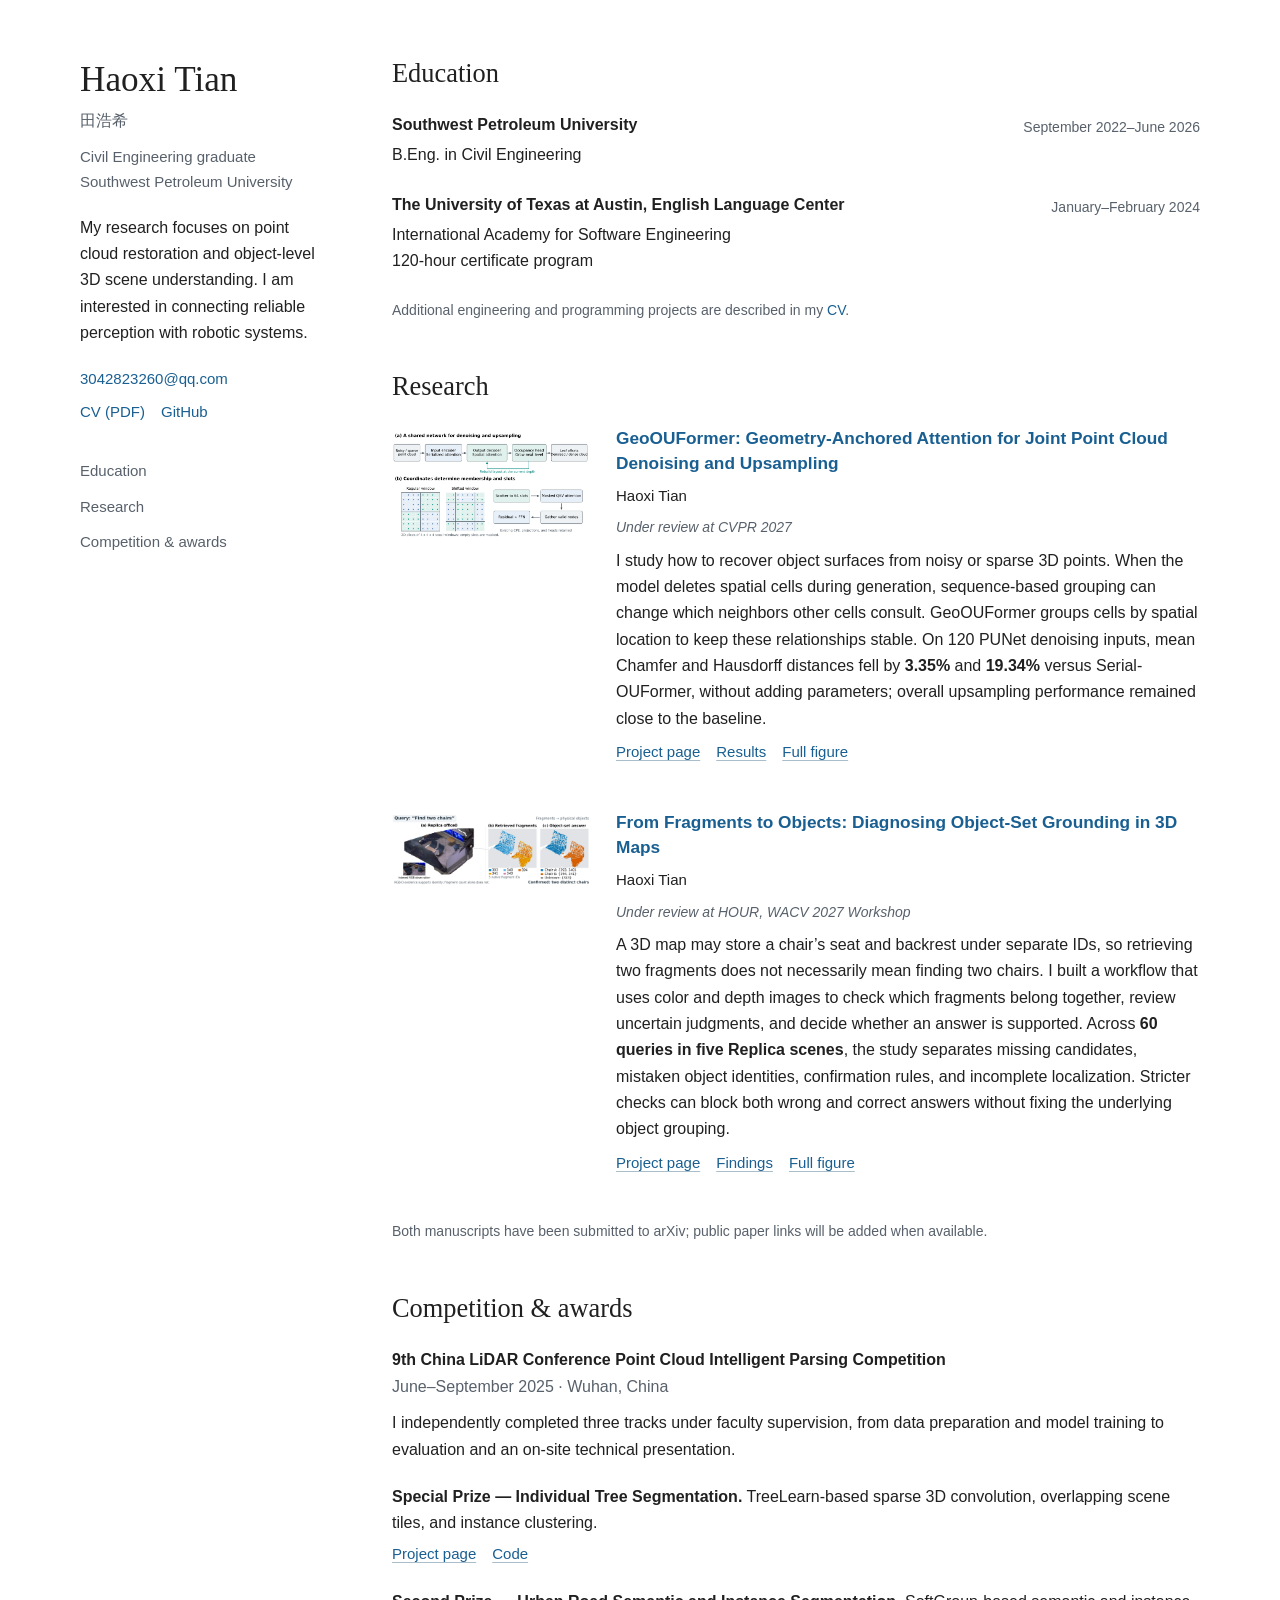
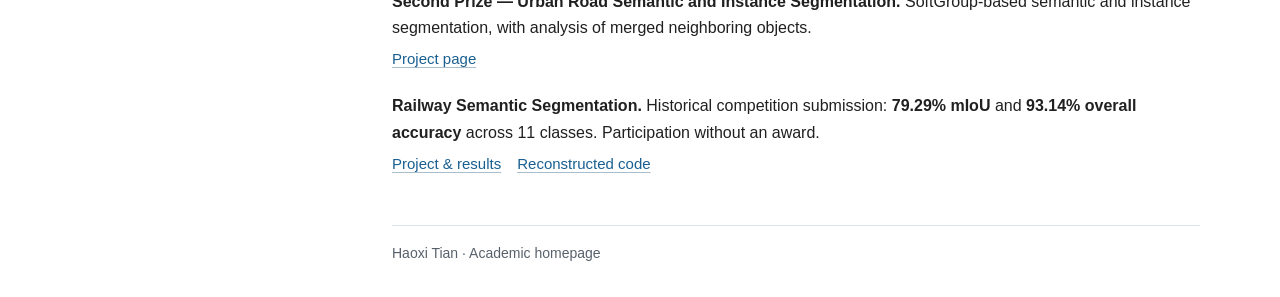
<file: index.html>
<!doctype html>
<html lang="en">
<head>
  <meta charset="utf-8">
  <meta name="viewport" content="width=device-width, initial-scale=1">
  <meta name="description" content="Haoxi Tian's academic homepage. Research in point cloud restoration, 3D object grounding, and robot perception.">
  <meta name="theme-color" content="#ffffff">
  <title>Haoxi Tian</title>
  <link rel="icon" type="image/svg+xml" href="assets/favicon.svg">
  <link rel="stylesheet" href="style.css?v=8e357ba2ee">
</head>
<body>
<a class="skip" href="#main">Skip to content</a>
<div class="homepage">
<header class="profile" id="about">
  <h1>Haoxi Tian <span lang="zh">田浩希</span>
</h1>
  <p class="affiliation">Civil Engineering graduate<br>Southwest Petroleum University</p>
  <p class="bio">My research focuses on point cloud restoration and object-level 3D scene understanding. I am interested in connecting reliable perception with robotic systems.</p>
  <p class="profile-email"><a href="mailto:3042823260@qq.com">3042823260@qq.com</a></p>
  <div class="profile-links">
<a href="assets/Haoxi-Tian-CV.pdf?v=1287de9bbbb7">CV (PDF)</a><a href="https://github.com/thx082700">GitHub</a>
</div>
  <nav class="section-links" aria-label="Homepage sections"><a href="#education">Education</a><a href="#research">Research</a><a href="#competition">Competition &amp; awards</a></nav>
</header>
<main class="home-content" id="main">
<section class="home-section" id="education" aria-labelledby="education-heading">
    <h2 id="education-heading">Education</h2>
    <div class="education-row">
<div>
<strong>Southwest Petroleum University</strong><p>B.Eng. in Civil Engineering</p>
</div>
<p class="date">September 2022–June 2026</p>
</div>
    <div class="education-row">
<div>
<strong>The University of Texas at Austin, English Language Center</strong><p>International Academy for Software Engineering<br>120-hour certificate program</p>
</div>
<p class="date">January–February 2024</p>
</div>
    <p class="note">Additional engineering and programming projects are described in my <a href="assets/Haoxi-Tian-CV.pdf?v=1287de9bbbb7">CV</a>.</p>
  </section>

<section class="home-section" id="research" aria-labelledby="research-heading">
    <h2 id="research-heading">Research</h2>
    <article class="research-row">
      <div class="research-copy">
        <h3><a href="gaaformer.html">GeoOUFormer: Geometry-Anchored Attention for Joint Point Cloud Denoising and Upsampling</a></h3>
        <p class="authors">Haoxi Tian</p>
        <p class="venue">Under review at CVPR 2027</p>
        <p>I study how to recover object surfaces from noisy or sparse 3D points. When the model deletes spatial cells during generation, sequence-based grouping can change which neighbors other cells consult. GeoOUFormer groups cells by spatial location to keep these relationships stable. On 120 PUNet denoising inputs, mean Chamfer and Hausdorff distances fell by <strong>3.35%</strong> and <strong>19.34%</strong> versus Serial-OUFormer, without adding parameters; overall upsampling performance remained close to the baseline.</p>
        <p class="resource-links"><a href="gaaformer.html">Project page</a><a href="gaaformer.html#results">Results</a><a href="assets/gaa-architecture.webp" target="_blank" rel="noopener" aria-label="View full-size research figure in a new tab">Full figure</a></p>
      </div>
    <a class="research-thumb" href="gaaformer.html" aria-label="GeoOUFormer project"><img src="assets/gaa-architecture.webp" alt="GeoOUFormer encoder and geometry-anchored decoder architecture" width="1525" height="823" decoding="async"></a>
      </article>
    <article class="research-row">
      <div class="research-copy">
        <h3><a href="fragments.html">From Fragments to Objects: Diagnosing Object-Set Grounding in 3D Maps</a></h3>
        <p class="authors">Haoxi Tian</p>
        <p class="venue">Under review at HOUR, WACV 2027 Workshop</p>
        <p>A 3D map may store a chair’s seat and backrest under separate IDs, so retrieving two fragments does not necessarily mean finding two chairs. I built a workflow that uses color and depth images to check which fragments belong together, review uncertain judgments, and decide whether an answer is supported. Across <strong>60 queries in five Replica scenes</strong>, the study separates missing candidates, mistaken object identities, confirmation rules, and incomplete localization. Stricter checks can block both wrong and correct answers without fixing the underlying object grouping.</p>
        <p class="resource-links"><a href="fragments.html">Project page</a><a href="fragments.html#findings">Findings</a><a href="assets/fragments-teaser.webp" target="_blank" rel="noopener" aria-label="View full-size research figure in a new tab">Full figure</a></p>
      </div>
    <a class="research-thumb" href="fragments.html" aria-label="From Fragments to Objects project"><img src="assets/fragments-teaser.webp" alt="Retrieved 3D map fragments grouped into physical chairs using RGB-D evidence" loading="lazy" width="2200" height="769" decoding="async"></a>
      </article>
    <p class="note">Both manuscripts have been submitted to arXiv; public paper links will be added when available.</p>
  </section>

  <section class="home-section" id="competition" aria-labelledby="competition-heading">
    <h2 id="competition-heading">Competition &amp; awards</h2>
    <p><strong>9th China LiDAR Conference Point Cloud Intelligent Parsing Competition</strong><br><span class="muted">June–September 2025 · Wuhan, China</span></p>
    <p>I independently completed three tracks under faculty supervision, from data preparation and model training to evaluation and an on-site technical presentation.</p>
    <ul class="award-list">
      <li>
<strong>Special Prize — Individual Tree Segmentation.</strong> TreeLearn-based sparse 3D convolution, overlapping scene tiles, and instance clustering.<br><span class="resource-links"><a href="competition.html#trees">Project page</a><a href="https://github.com/thx082700/Street-Tree-Segmentation-Mobile-Laser-Scanning">Code</a></span>
</li>
      <li>
<strong>Second Prize — Urban Road Semantic and Instance Segmentation.</strong> SoftGroup-based semantic and instance segmentation, with analysis of merged neighboring objects.<br><span class="resource-links"><a href="competition.html#urban">Project page</a></span>
</li>
      <li>
<strong>Railway Semantic Segmentation.</strong> Historical competition submission: <strong>79.29% mIoU</strong> and <strong>93.14% overall accuracy</strong> across 11 classes. Participation without an award.<br><span class="resource-links"><a href="competition.html#railway">Project &amp; results</a><a href="https://github.com/thx082700/Railway3D-Semantic-Segmentation">Reconstructed code</a></span>
</li>
    </ul>
  </section>

  
  <footer class="home-footer">Haoxi Tian · Academic homepage</footer></main>
</div>
</body>
</html>
</file>
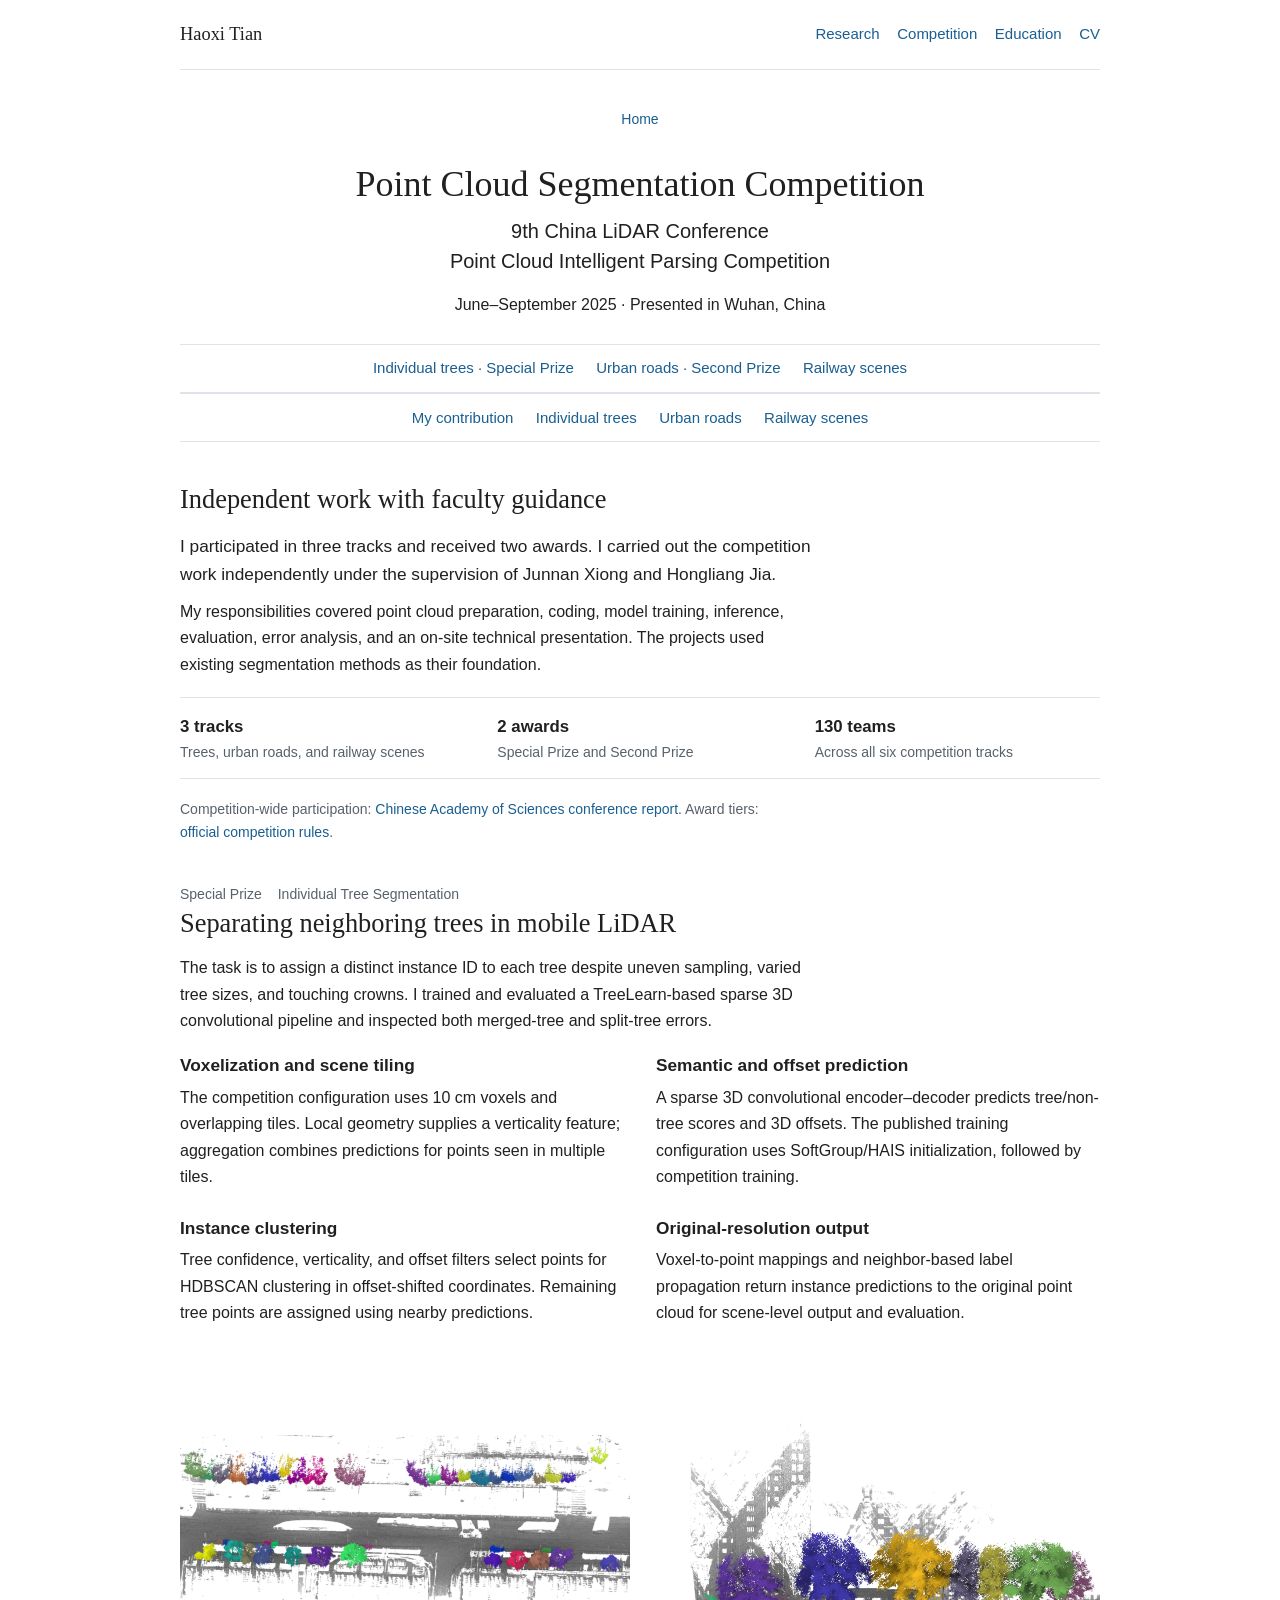
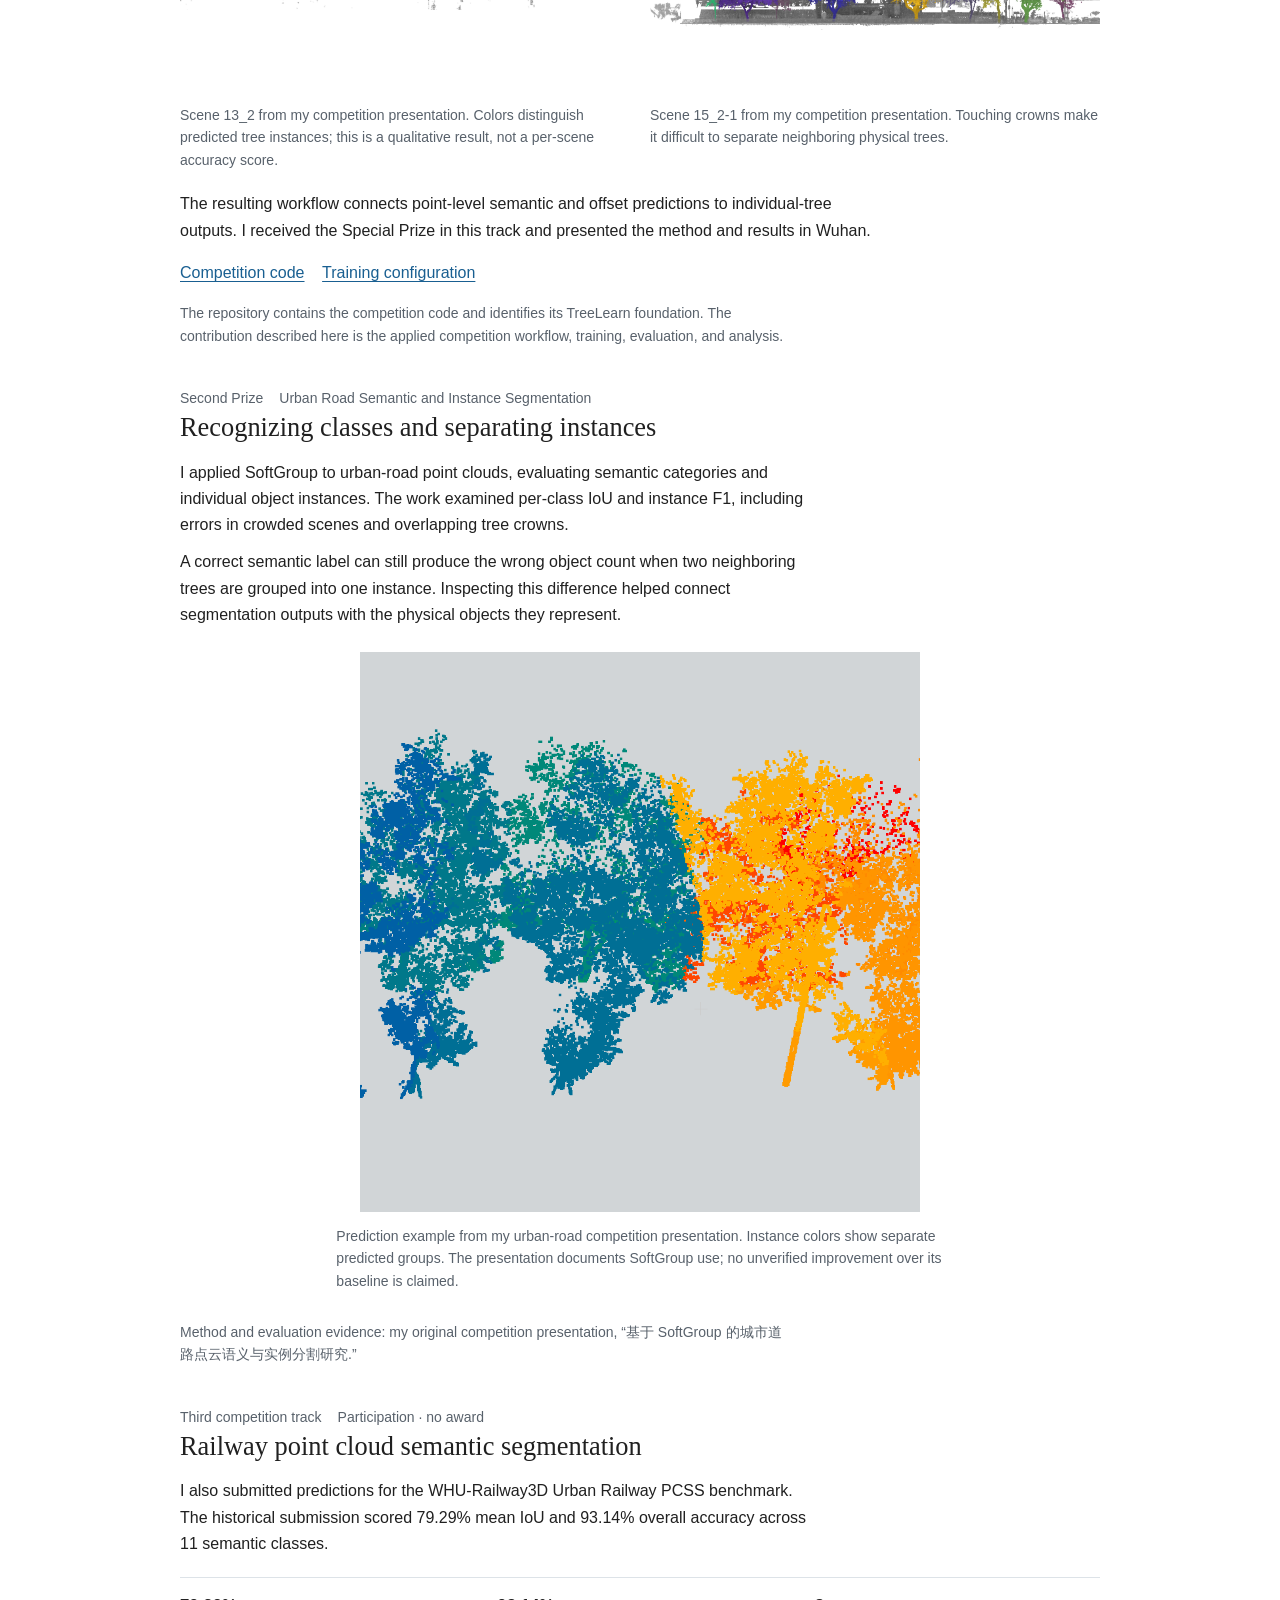
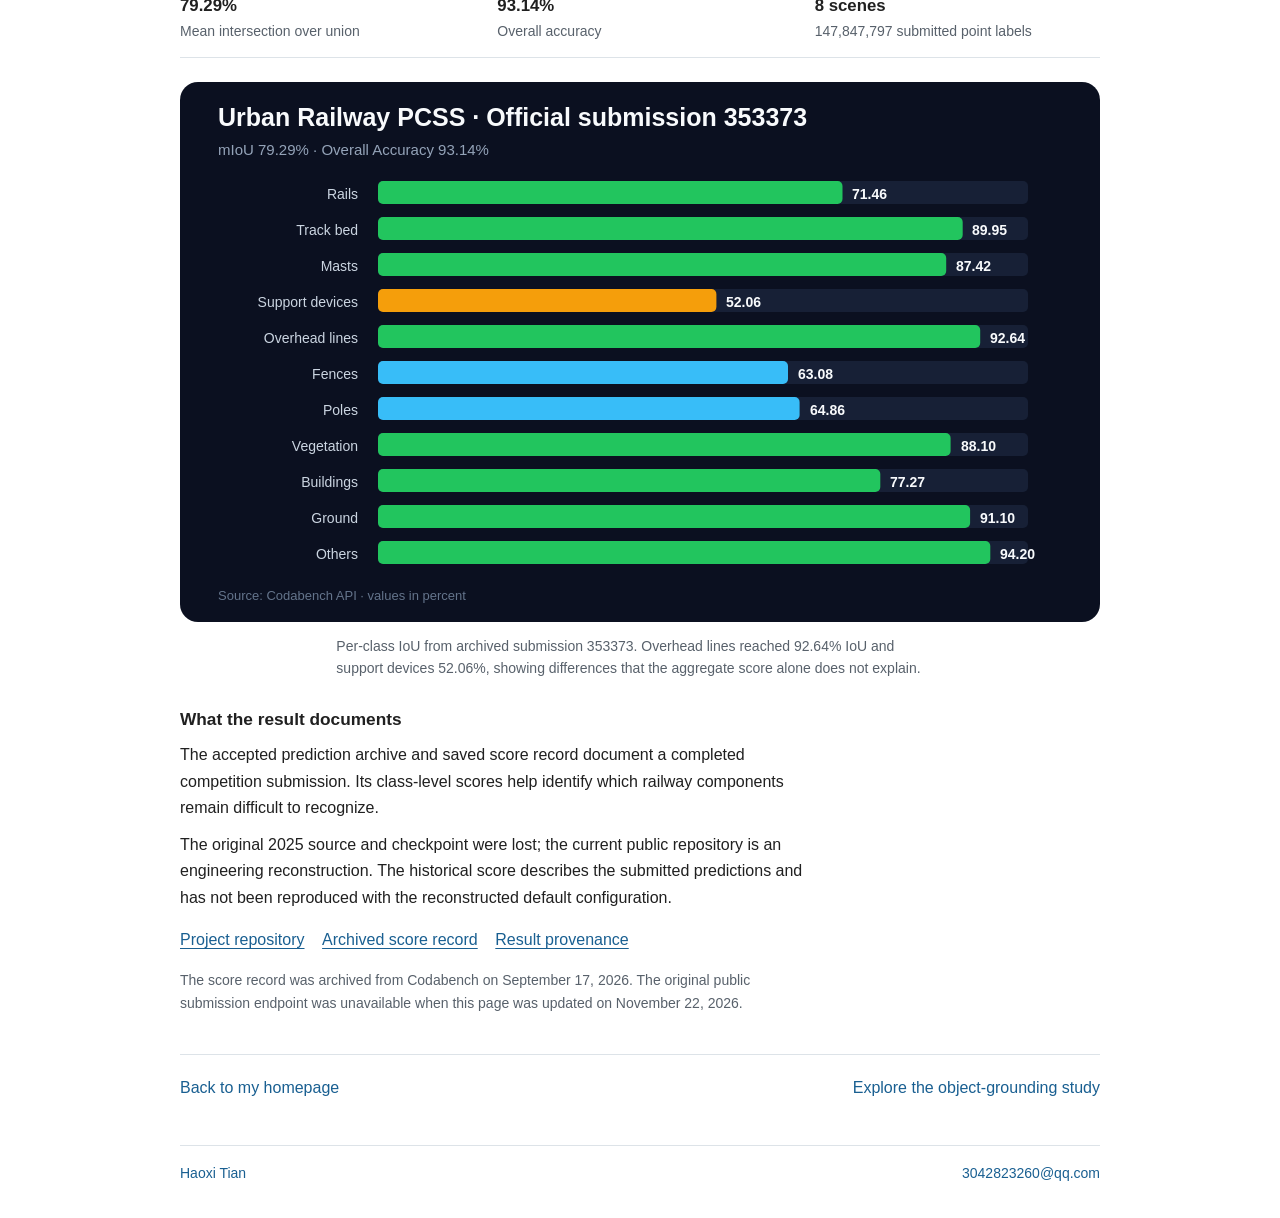
<file: competition.html>
<!doctype html>
<html lang="en">
<head>
<meta charset="utf-8">
<meta name="viewport" content="width=device-width,initial-scale=1">
<meta name="description" content="Three point cloud competition tracks: tree and urban-road segmentation awards, with quantified historical railway benchmark results.">
<meta name="theme-color" content="#ffffff">
<title>LiDAR Competition | Haoxi Tian</title>
<link rel="icon" type="image/svg+xml" href="assets/favicon.svg">
<link rel="stylesheet" href="style.css?v=8e357ba2ee">
</head>
<body>
<a class="skip" href="#main">Skip to content</a><header class="header"><div class="wrap nav">
<a class="brand" href="index.html">Haoxi Tian</a><nav class="navlinks" aria-label="Main navigation"><a href="index.html#research">Research</a><a href="index.html#competition">Competition</a><a href="index.html#education">Education</a><a href="assets/Haoxi-Tian-CV.pdf?v=1287de9bbbb7">CV</a></nav>
</div></header><main id="main"><div class="wrap">
<header class="project-header"><a class="breadcrumb" href="index.html">Home</a><h1>Point Cloud Segmentation Competition</h1>
<p class="paper-full-title">9th China LiDAR Conference<br>Point Cloud Intelligent Parsing Competition</p>
<p>June–September 2025 · Presented in Wuhan, China</p></header><nav class="paper-nav" aria-label="Competition tracks"><a href="#trees">Individual trees · Special Prize</a><a href="#urban">Urban roads · Second Prize</a><a href="#railway">Railway scenes</a></nav><nav class="paper-nav" aria-label="Project sections"><a href="#role">My contribution</a><a href="#trees">Individual trees</a><a href="#urban">Urban roads</a><a href="#railway">Railway scenes</a></nav>
<section class="paper-section" id="role"><div class="readable">
<h2>Independent work with faculty guidance</h2>
<p class="lead">I participated in three tracks and received two awards. I carried out the competition work independently under the supervision of Junnan Xiong and Hongliang Jia.</p>
<p>My responsibilities covered point cloud preparation, coding, model training, inference, evaluation, error analysis, and an on-site technical presentation. The projects used existing segmentation methods as their foundation.</p>
</div>
<div class="stats">
<div class="stat">
<strong>3 tracks</strong><span>Trees, urban roads, and railway scenes</span>
</div>
<div class="stat">
<strong>2 awards</strong><span>Special Prize and Second Prize</span>
</div>
<div class="stat">
<strong>130 teams</strong><span>Across all six competition tracks</span>
</div>
</div>
<p class="sources">Competition-wide participation: <a href="https://aircas.ac.cn/dtxw/hzjl/202510/t20251013_7987406.html" target="_blank" rel="noopener">Chinese Academy of Sciences conference report</a>. Award tiers: <a href="https://www.lidar2025wuhan.com/resources1.html" target="_blank" rel="noopener">official competition rules</a>.</p></section>
<section class="paper-section" id="trees"><div class="tags">
<span class="tag">Special Prize</span><span class="tag neutral">Individual Tree Segmentation</span>
</div>
<h2>Separating neighboring trees in mobile LiDAR</h2>
<div class="readable"><p>The task is to assign a distinct instance ID to each tree despite uneven sampling, varied tree sizes, and touching crowns. I trained and evaluated a TreeLearn-based sparse 3D convolutional pipeline and inspected both merged-tree and split-tree errors.</p></div>
<div class="method-list">
<div>
<h3>Voxelization and scene tiling</h3>
<p>The competition configuration uses 10 cm voxels and overlapping tiles. Local geometry supplies a verticality feature; aggregation combines predictions for points seen in multiple tiles.</p>
</div>
<div>
<h3>Semantic and offset prediction</h3>
<p>A sparse 3D convolutional encoder–decoder predicts tree/non-tree scores and 3D offsets. The published training configuration uses SoftGroup/HAIS initialization, followed by competition training.</p>
</div>
<div>
<h3>Instance clustering</h3>
<p>Tree confidence, verticality, and offset filters select points for HDBSCAN clustering in offset-shifted coordinates. Remaining tree points are assigned using nearby predictions.</p>
</div>
<div>
<h3>Original-resolution output</h3>
<p>Voxel-to-point mappings and neighbor-based label propagation return instance predictions to the original point cloud for scene-level output and evaluation.</p>
</div>
</div>
<div class="gallery">
<figure class="figure"><a class="figure-link" aria-label="View full-size figure: Tree instance predictions for WHU-STree scene 13_2 with uneven point density (opens in a new tab)" href="assets/tree-density.png" target="_blank" rel="noopener"><img src="assets/tree-density.png" alt="Tree instance predictions for WHU-STree scene 13_2 with uneven point density" loading="lazy" width="1668" height="651" decoding="async"></a><figcaption>Scene 13_2 from my competition presentation. Colors distinguish predicted tree instances; this is a qualitative result, not a per-scene accuracy score.</figcaption></figure><figure class="figure"><a class="figure-link" aria-label="View full-size figure: Tree instance predictions for WHU-STree scene 15_2-1 with touching crowns (opens in a new tab)" href="assets/tree-crowns.png" target="_blank" rel="noopener"><img src="assets/tree-crowns.png" alt="Tree instance predictions for WHU-STree scene 15_2-1 with touching crowns" loading="lazy" width="1549" height="741" decoding="async"></a><figcaption>Scene 15_2-1 from my competition presentation. Touching crowns make it difficult to separate neighboring physical trees.</figcaption></figure>
</div>
<p class="readable">The resulting workflow connects point-level semantic and offset predictions to individual-tree outputs. I received the Special Prize in this track and presented the method and results in Wuhan.</p>
<div class="actions">
<a class="button" href="https://github.com/thx082700/Street-Tree-Segmentation-Mobile-Laser-Scanning" target="_blank" rel="noopener">Competition code</a><a class="button" href="https://github.com/thx082700/Street-Tree-Segmentation-Mobile-Laser-Scanning/blob/main/configs/competition/train.yaml" target="_blank" rel="noopener">Training configuration</a>
</div>
<p class="sources">The repository contains the competition code and identifies its TreeLearn foundation. The contribution described here is the applied competition workflow, training, evaluation, and analysis.</p></section>
<section class="paper-section" id="urban"><div class="tags">
<span class="tag">Second Prize</span><span class="tag neutral">Urban Road Semantic and Instance Segmentation</span>
</div>
<h2>Recognizing classes and separating instances</h2>
<div class="readable">
<p>I applied SoftGroup to urban-road point clouds, evaluating semantic categories and individual object instances. The work examined per-class IoU and instance F1, including errors in crowded scenes and overlapping tree crowns.</p>
<p>A correct semantic label can still produce the wrong object count when two neighboring trees are grouped into one instance. Inspecting this difference helped connect segmentation outputs with the physical objects they represent.</p>
</div>
<figure class="figure"><a class="figure-link" aria-label="View full-size figure: Urban-road tree instance predictions from the competition presentation (opens in a new tab)" href="assets/urban-instances.png" target="_blank" rel="noopener"><img src="assets/urban-instances.png" alt="Urban-road tree instance predictions from the competition presentation" loading="lazy" width="854" height="854" decoding="async"></a><figcaption>Prediction example from my urban-road competition presentation. Instance colors show separate predicted groups. The presentation documents SoftGroup use; no unverified improvement over its baseline is claimed.</figcaption></figure><p class="sources">Method and evaluation evidence: my original competition presentation, “基于 SoftGroup 的城市道路点云语义与实例分割研究.”</p></section>
<section class="paper-section" id="railway"><div class="tags">
<span class="tag">Third competition track</span><span class="tag neutral">Participation · no award</span>
</div>
<h2>Railway point cloud semantic segmentation</h2>
<div class="readable"><p>I also submitted predictions for the WHU-Railway3D Urban Railway PCSS benchmark. The historical submission scored 79.29% mean IoU and 93.14% overall accuracy across 11 semantic classes.</p></div>
<div class="stats">
<div class="stat">
<strong>79.29%</strong><span>Mean intersection over union</span>
</div>
<div class="stat">
<strong>93.14%</strong><span>Overall accuracy</span>
</div>
<div class="stat">
<strong>8 scenes</strong><span>147,847,797 submitted point labels</span>
</div>
</div>
<figure class="figure"><a class="figure-link" aria-label="View full-size figure: Historical railway submission per-class intersection over union (opens in a new tab)" href="assets/railway-iou.svg" target="_blank" rel="noopener"><img src="assets/railway-iou.svg" alt="Historical railway submission per-class intersection over union" loading="lazy" decoding="async"></a><figcaption>Per-class IoU from archived submission 353373. Overhead lines reached 92.64% IoU and support devices 52.06%, showing differences that the aggregate score alone does not explain.</figcaption></figure><div class="readable">
<h3>What the result documents</h3>
<p>The accepted prediction archive and saved score record document a completed competition submission. Its class-level scores help identify which railway components remain difficult to recognize.</p>
<p>The original 2025 source and checkpoint were lost; the current public repository is an engineering reconstruction. The historical score describes the submitted predictions and has not been reproduced with the reconstructed default configuration.</p>
</div>
<div class="actions">
<a class="button" href="https://github.com/thx082700/Railway3D-Semantic-Segmentation" target="_blank" rel="noopener">Project repository</a><a class="button" href="https://github.com/thx082700/Railway3D-Semantic-Segmentation/blob/main/results/official_submission_353373.json" target="_blank" rel="noopener">Archived score record</a><a class="button" href="https://github.com/thx082700/Railway3D-Semantic-Segmentation/blob/main/docs/competition_result.md" target="_blank" rel="noopener">Result provenance</a>
</div>
<p class="sources">The score record was archived from Codabench on September 17, 2026. The original public submission endpoint was unavailable when this page was updated on November 22, 2026.</p></section><div class="bottom-nav">
<a href="index.html">Back to my homepage</a><a href="fragments.html">Explore the object-grounding study</a>
</div>
</div></main><footer class="footer"><div class="wrap">
<a href="index.html">Haoxi Tian</a><a href="mailto:3042823260@qq.com">3042823260@qq.com</a>
</div></footer>
</body>
</html>
</file>
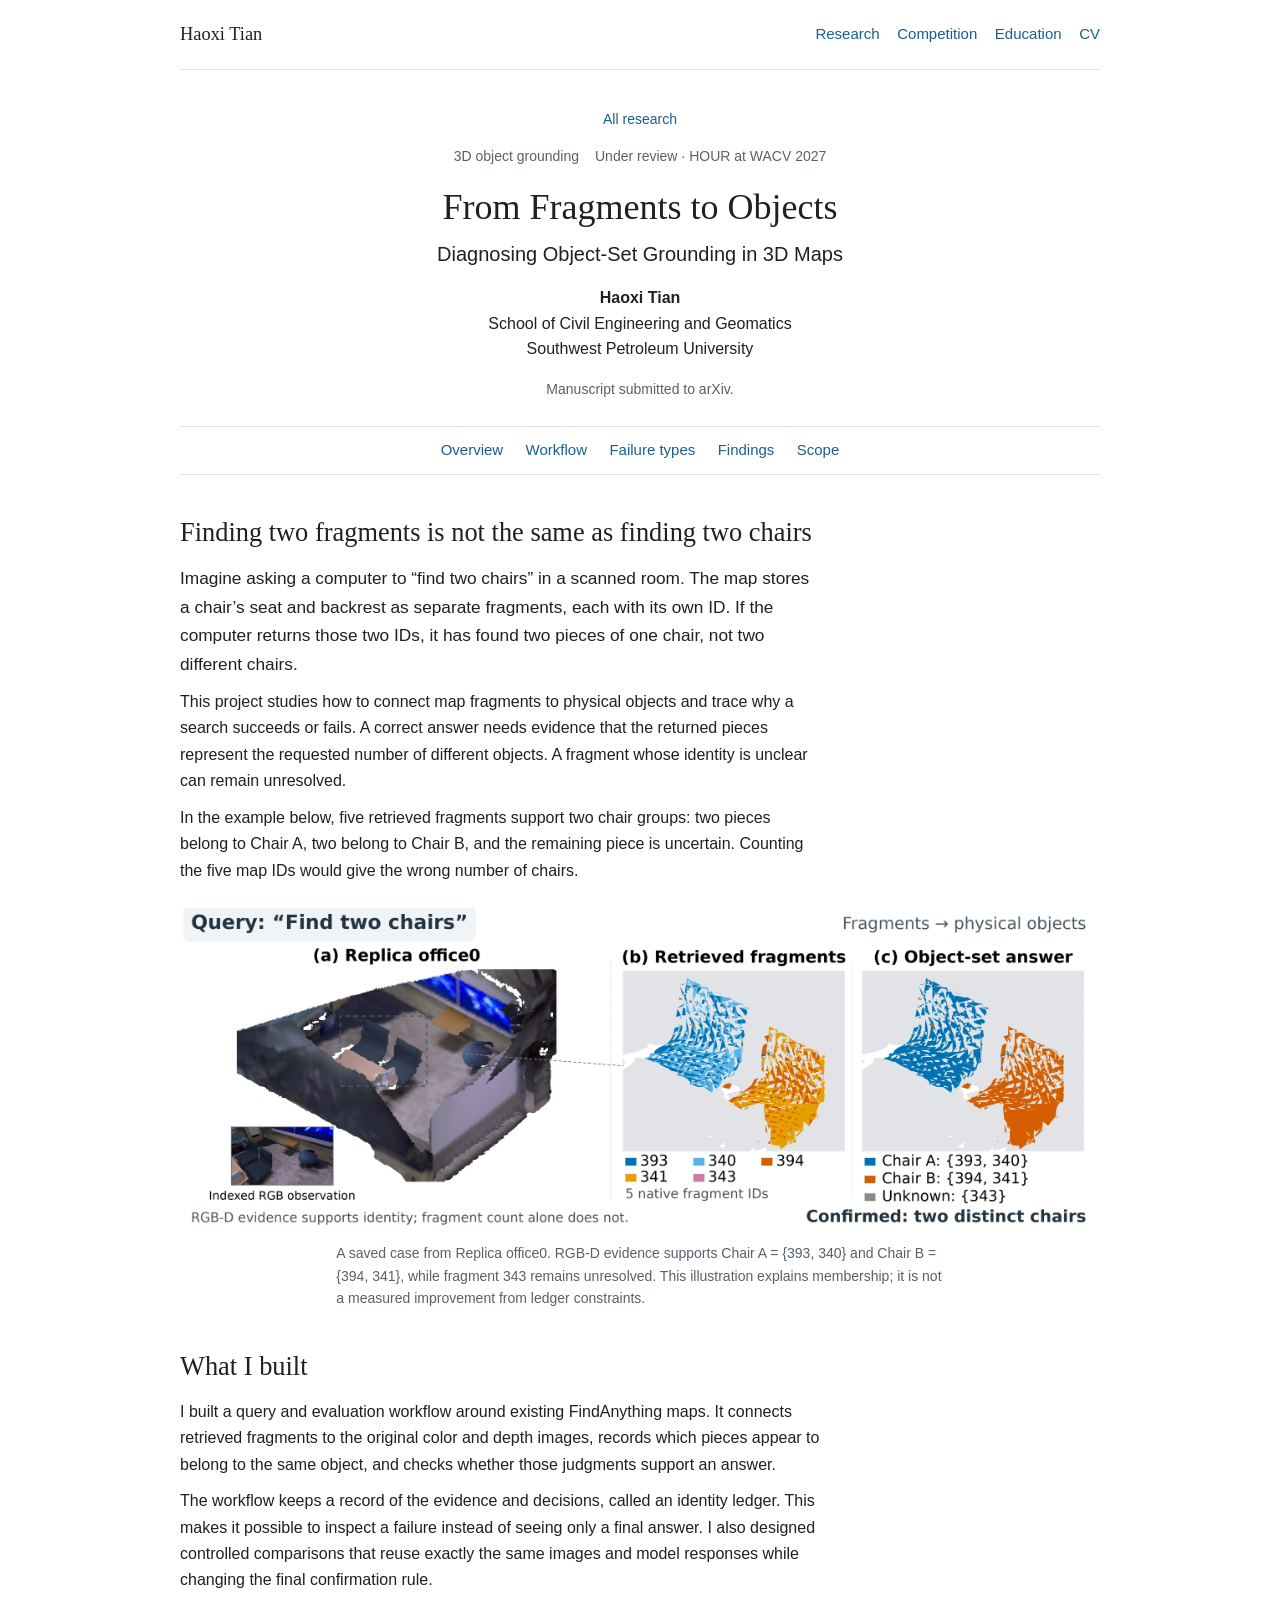
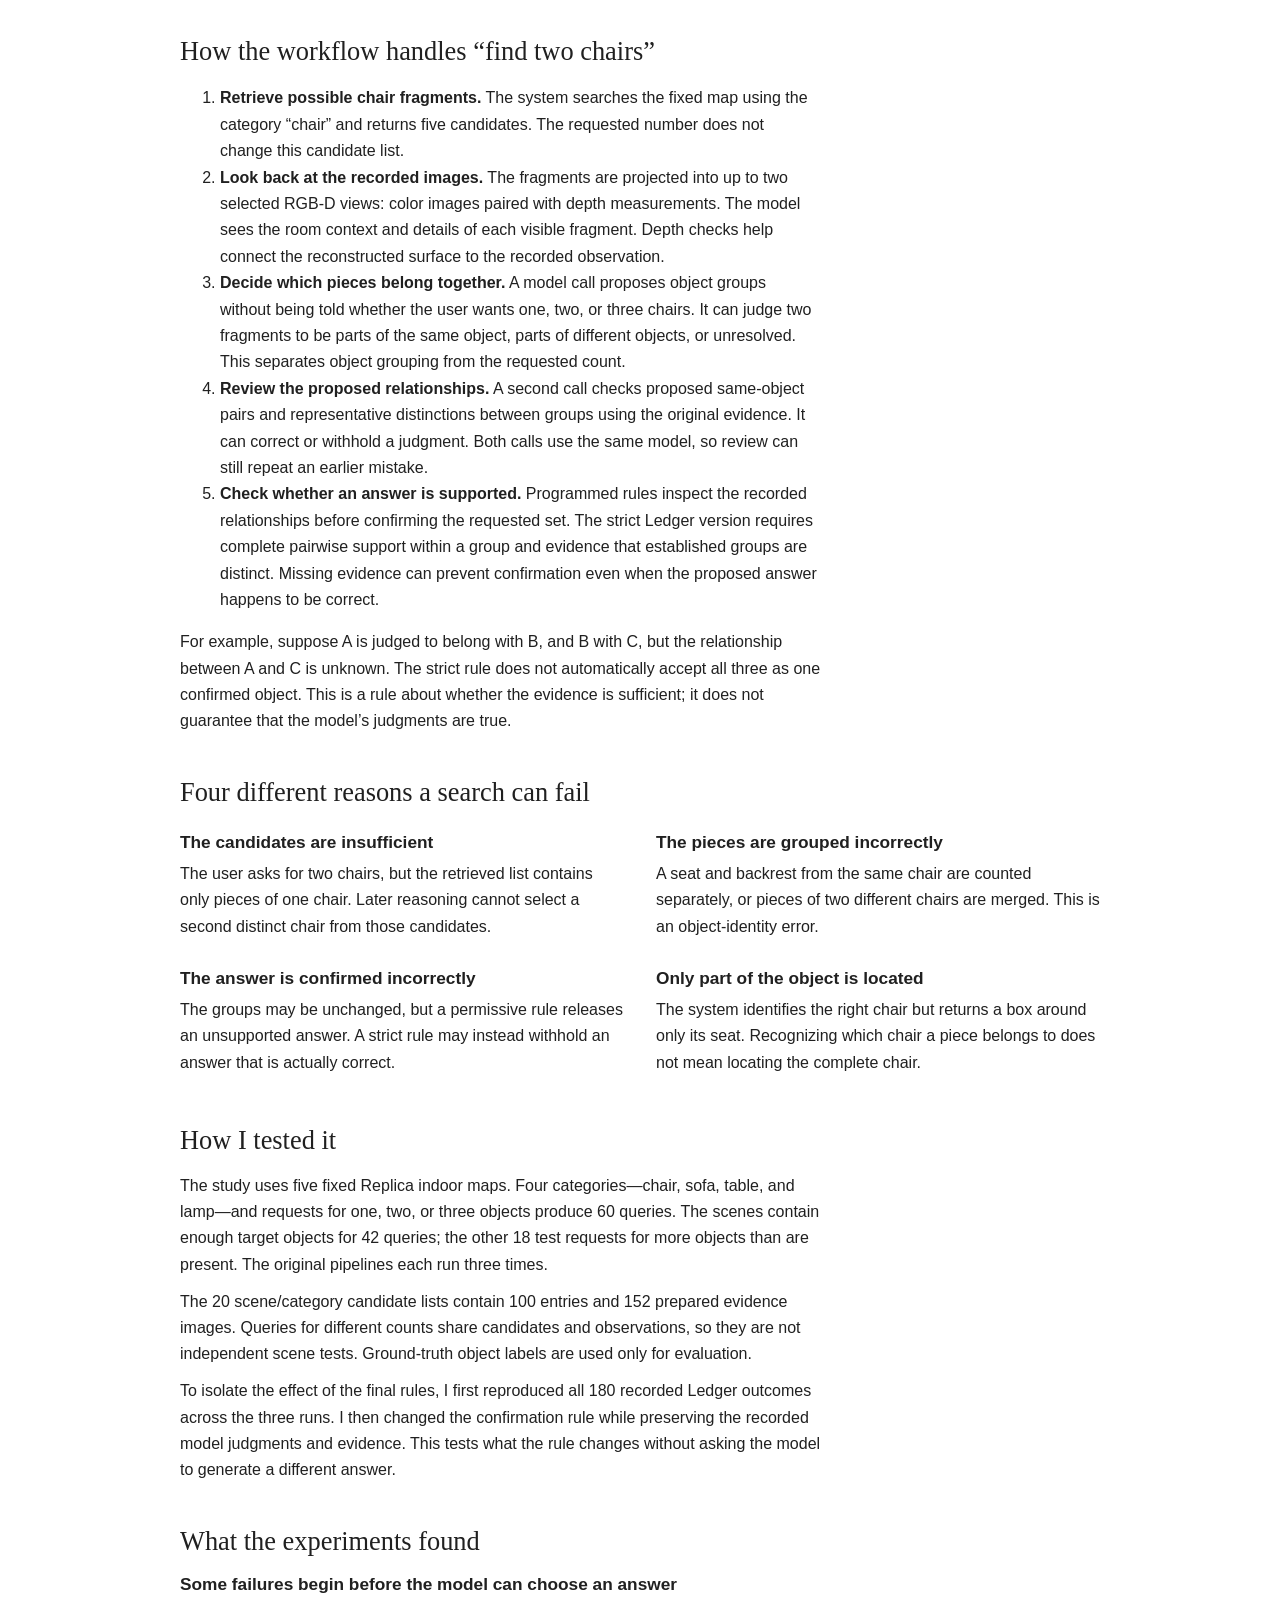
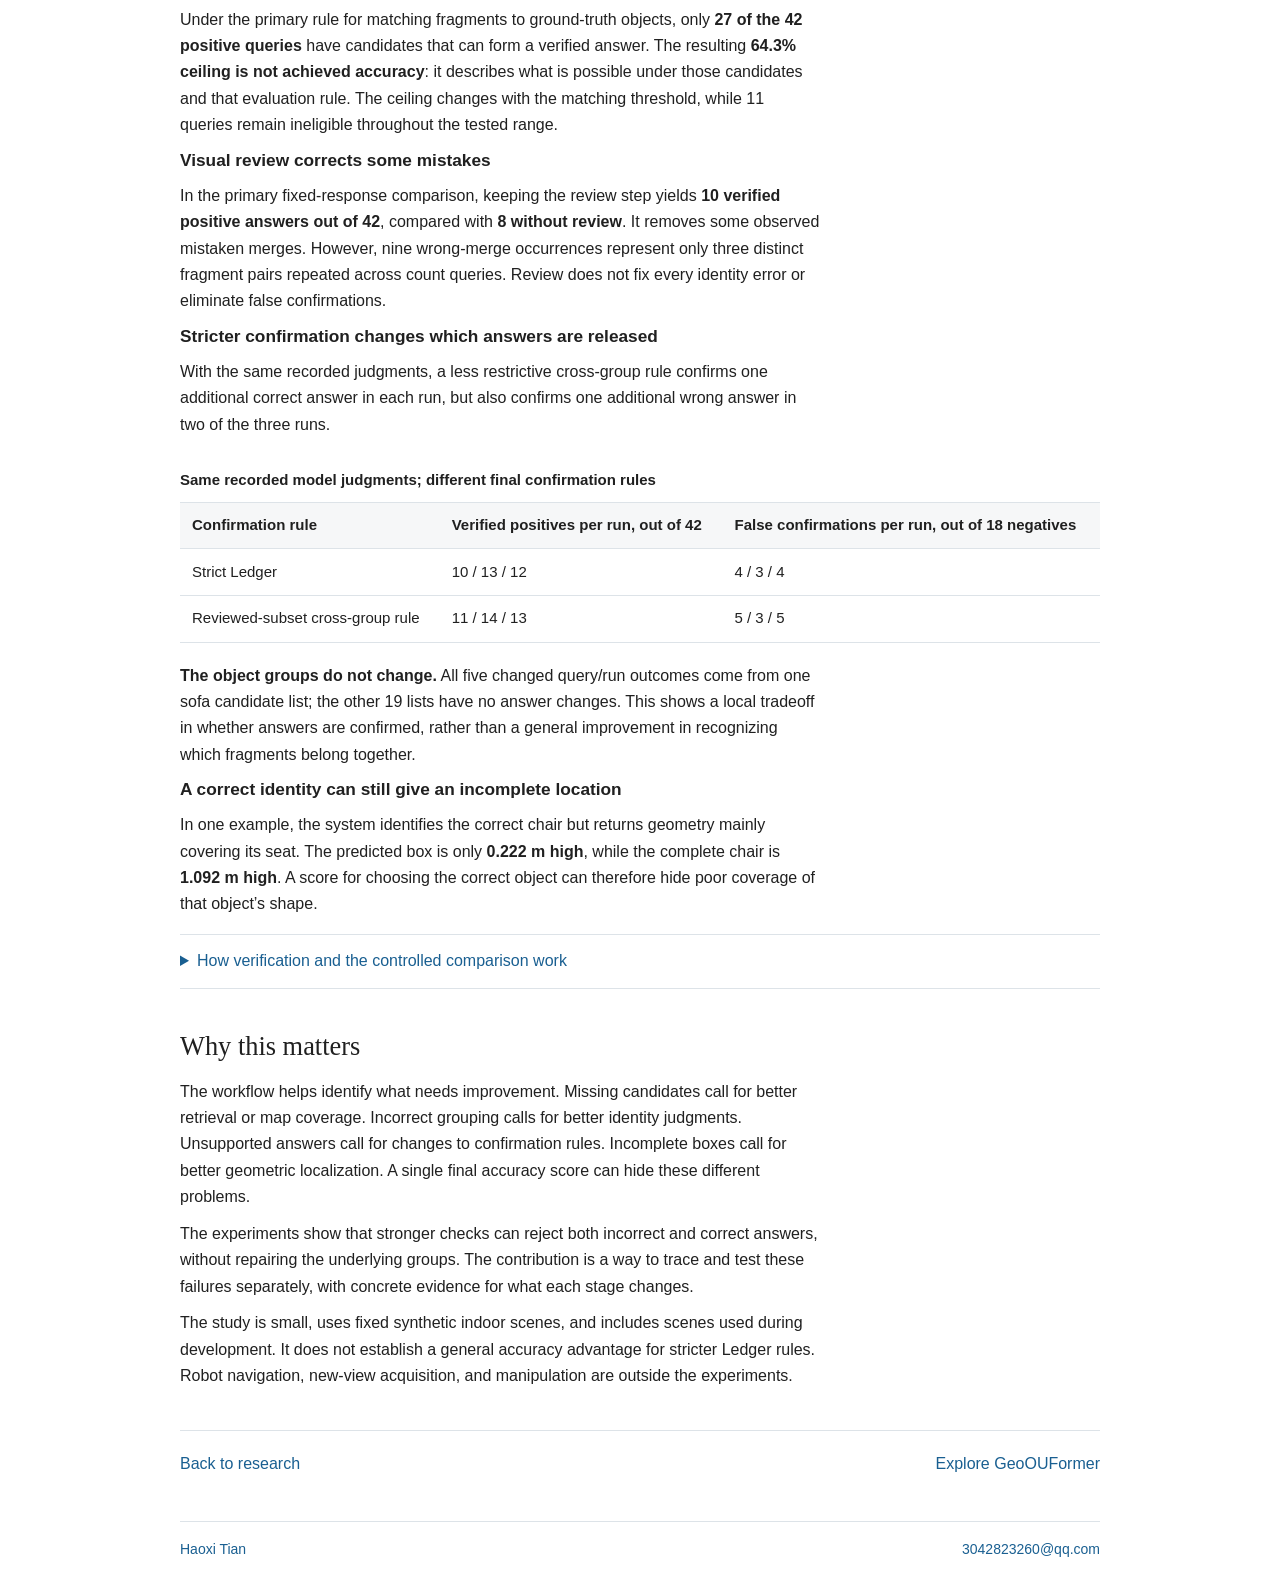
<file: fragments.html>
<!doctype html>
<html lang="en">
<head>
<meta charset="utf-8">
<meta name="viewport" content="width=device-width,initial-scale=1">
<meta name="description" content="Why two map fragments may be one chair: a workflow for checking object identities, confirming answers, and diagnosing incomplete localization in 3D maps.">
<meta name="theme-color" content="#ffffff">
<title>From Fragments to Objects | Haoxi Tian</title>
<link rel="icon" type="image/svg+xml" href="assets/favicon.svg">
<link rel="stylesheet" href="style.css?v=8e357ba2ee">
</head>
<body>
<a class="skip" href="#main">Skip to content</a><header class="header"><div class="wrap nav">
<a class="brand" href="index.html">Haoxi Tian</a><nav class="navlinks" aria-label="Main navigation"><a href="index.html#research">Research</a><a href="index.html#competition">Competition</a><a href="index.html#education">Education</a><a href="assets/Haoxi-Tian-CV.pdf?v=1287de9bbbb7">CV</a></nav>
</div></header><main id="main">
<div class="wrap">
<header class="project-header"><a class="breadcrumb" href="index.html#research">All research</a><div class="tags">
<span class="tag">3D object grounding</span><span class="tag neutral">Under review · HOUR at WACV 2027</span>
</div>
<h1>From Fragments to Objects</h1>
<p class="paper-full-title">Diagnosing Object-Set Grounding in 3D Maps</p>
<p class="author"><strong>Haoxi Tian</strong>School of Civil Engineering and Geomatics<br>Southwest Petroleum University</p>
<p class="small">Manuscript submitted to arXiv.</p></header><nav class="paper-nav" aria-label="Project sections"><a href="#problem">Overview</a><a href="#protocol">Workflow</a><a href="#diagnostics">Failure types</a><a href="#findings">Findings</a><a href="#limits">Scope</a></nav>
<section class="paper-section" id="problem"><div class="readable">
<h2>Finding two fragments is not the same as finding two chairs</h2>
<p class="lead">Imagine asking a computer to “find two chairs” in a scanned room. The map stores a chair’s seat and backrest as separate fragments, each with its own ID. If the computer returns those two IDs, it has found two pieces of one chair, not two different chairs.</p>
<p>This project studies how to connect map fragments to physical objects and trace why a search succeeds or fails. A correct answer needs evidence that the returned pieces represent the requested number of different objects. A fragment whose identity is unclear can remain unresolved.</p>
<p>In the example below, five retrieved fragments support two chair groups: two pieces belong to Chair A, two belong to Chair B, and the remaining piece is uncertain. Counting the five map IDs would give the wrong number of chairs.</p>
</div>
<figure class="figure"><a class="figure-link" aria-label="View full-size figure: Five map fragments associated with two distinct chairs and one unresolved fragment in Replica office0 (opens in a new tab)" href="assets/fragments-teaser.webp" target="_blank" rel="noopener"><img src="assets/fragments-teaser.webp" alt="Five map fragments associated with two distinct chairs and one unresolved fragment in Replica office0" loading="lazy" width="2200" height="769" decoding="async"></a><figcaption>A saved case from Replica office0. RGB-D evidence supports Chair A = {393, 340} and Chair B = {394, 341}, while fragment 343 remains unresolved. This illustration explains membership; it is not a measured improvement from ledger constraints.</figcaption></figure>
</section>
<section class="paper-section" id="contribution"><div class="readable">
<h2>What I built</h2>
<p>I built a query and evaluation workflow around existing FindAnything maps. It connects retrieved fragments to the original color and depth images, records which pieces appear to belong to the same object, and checks whether those judgments support an answer.</p>
<p>The workflow keeps a record of the evidence and decisions, called an identity ledger. This makes it possible to inspect a failure instead of seeing only a final answer. I also designed controlled comparisons that reuse exactly the same images and model responses while changing the final confirmation rule.</p>
</div></section>
<section class="paper-section" id="protocol"><div class="readable">
<h2>How the workflow handles “find two chairs”</h2>
<ol class="detail-list">
<li><strong>Retrieve possible chair fragments.</strong> The system searches the fixed map using the category “chair” and returns five candidates. The requested number does not change this candidate list.</li>
<li><strong>Look back at the recorded images.</strong> The fragments are projected into up to two selected RGB-D views: color images paired with depth measurements. The model sees the room context and details of each visible fragment. Depth checks help connect the reconstructed surface to the recorded observation.</li>
<li><strong>Decide which pieces belong together.</strong> A model call proposes object groups without being told whether the user wants one, two, or three chairs. It can judge two fragments to be parts of the same object, parts of different objects, or unresolved. This separates object grouping from the requested count.</li>
<li><strong>Review the proposed relationships.</strong> A second call checks proposed same-object pairs and representative distinctions between groups using the original evidence. It can correct or withhold a judgment. Both calls use the same model, so review can still repeat an earlier mistake.</li>
<li><strong>Check whether an answer is supported.</strong> Programmed rules inspect the recorded relationships before confirming the requested set. The strict Ledger version requires complete pairwise support within a group and evidence that established groups are distinct. Missing evidence can prevent confirmation even when the proposed answer happens to be correct.</li>
</ol>
<p>For example, suppose A is judged to belong with B, and B with C, but the relationship between A and C is unknown. The strict rule does not automatically accept all three as one confirmed object. This is a rule about whether the evidence is sufficient; it does not guarantee that the model’s judgments are true.</p>
</div></section>
<section class="paper-section" id="diagnostics"><h2>Four different reasons a search can fail</h2>
<div class="method-list">
<div><h3>The candidates are insufficient</h3><p>The user asks for two chairs, but the retrieved list contains only pieces of one chair. Later reasoning cannot select a second distinct chair from those candidates.</p></div>
<div><h3>The pieces are grouped incorrectly</h3><p>A seat and backrest from the same chair are counted separately, or pieces of two different chairs are merged. This is an object-identity error.</p></div>
<div><h3>The answer is confirmed incorrectly</h3><p>The groups may be unchanged, but a permissive rule releases an unsupported answer. A strict rule may instead withhold an answer that is actually correct.</p></div>
<div><h3>Only part of the object is located</h3><p>The system identifies the right chair but returns a box around only its seat. Recognizing which chair a piece belongs to does not mean locating the complete chair.</p></div>
</div></section>
<section class="paper-section" id="study"><div class="readable">
<h2>How I tested it</h2>
<p>The study uses five fixed Replica indoor maps. Four categories—chair, sofa, table, and lamp—and requests for one, two, or three objects produce 60 queries. The scenes contain enough target objects for 42 queries; the other 18 test requests for more objects than are present. The original pipelines each run three times.</p>
<p>The 20 scene/category candidate lists contain 100 entries and 152 prepared evidence images. Queries for different counts share candidates and observations, so they are not independent scene tests. Ground-truth object labels are used only for evaluation.</p>
<p>To isolate the effect of the final rules, I first reproduced all 180 recorded Ledger outcomes across the three runs. I then changed the confirmation rule while preserving the recorded model judgments and evidence. This tests what the rule changes without asking the model to generate a different answer.</p>
</div></section>
<section class="paper-section" id="findings"><div class="readable">
<h2>What the experiments found</h2>
<h3>Some failures begin before the model can choose an answer</h3>
<p>Under the primary rule for matching fragments to ground-truth objects, only <strong>27 of the 42 positive queries</strong> have candidates that can form a verified answer. The resulting <strong>64.3% ceiling is not achieved accuracy</strong>: it describes what is possible under those candidates and that evaluation rule. The ceiling changes with the matching threshold, while 11 queries remain ineligible throughout the tested range.</p>
<h3>Visual review corrects some mistakes</h3>
<p>In the primary fixed-response comparison, keeping the review step yields <strong>10 verified positive answers out of 42</strong>, compared with <strong>8 without review</strong>. It removes some observed mistaken merges. However, nine wrong-merge occurrences represent only three distinct fragment pairs repeated across count queries. Review does not fix every identity error or eliminate false confirmations.</p>
<h3>Stricter confirmation changes which answers are released</h3>
<p>With the same recorded judgments, a less restrictive cross-group rule confirms one additional correct answer in each run, but also confirms one additional wrong answer in two of the three runs.</p>
</div>
<div class="table-wrap" tabindex="0" role="region" aria-label="Confirmation rule comparison across three runs"><table>
<caption>Same recorded model judgments; different final confirmation rules</caption>
<thead><tr><th scope="col">Confirmation rule</th><th scope="col">Verified positives per run, out of 42</th><th scope="col">False confirmations per run, out of 18 negatives</th></tr></thead>
<tbody>
<tr><td>Strict Ledger</td><td>10 / 13 / 12</td><td>4 / 3 / 4</td></tr>
<tr><td>Reviewed-subset cross-group rule</td><td>11 / 14 / 13</td><td>5 / 3 / 5</td></tr>
</tbody>
</table></div>
<div class="readable">
<p><strong>The object groups do not change.</strong> All five changed query/run outcomes come from one sofa candidate list; the other 19 lists have no answer changes. This shows a local tradeoff in whether answers are confirmed, rather than a general improvement in recognizing which fragments belong together.</p>
<h3>A correct identity can still give an incomplete location</h3>
<p>In one example, the system identifies the correct chair but returns geometry mainly covering its seat. The predicted box is only <strong>0.222 m high</strong>, while the complete chair is <strong>1.092 m high</strong>. A score for choosing the correct object can therefore hide poor coverage of that object’s shape.</p>
</div>
<details class="comparison"><summary>How verification and the controlled comparison work</summary><div class="readable">
<p>A confirmed answer has passed the executor’s checks. A verified answer also passes the evaluation against ground-truth objects. If a fragment cannot be reliably associated with a ground-truth instance, a confirmed answer may remain indeterminate rather than being proven correct or wrong. The primary association thresholds are 90% dominant-instance purity and valid-label coverage.</p>
<p>The exact confirmation-rule comparison retains Ledger’s within-group checks and registry. It replaces only the requirement for complete cross-group distinctness with a reviewed-subset rule: reviewed cross-pairs must be different, an explicitly reviewed unknown blocks confirmation, and at least one recorded different pair is required if none were reviewed. This reproduces all Stateless-PR answers across three runs without changing object memberships.</p>
<p>The strict multi-object gate checks all established groups, including unselected ones. Count-independent proposal and review are also used in the comparison adapters, so withholding the requested count is not unique to Ledger. The study does not directly test whether providing a count causes a model to invent extra objects.</p>
</div></details>
</section>
<section class="paper-section" id="limits"><div class="readable">
<h2>Why this matters</h2>
<p>The workflow helps identify what needs improvement. Missing candidates call for better retrieval or map coverage. Incorrect grouping calls for better identity judgments. Unsupported answers call for changes to confirmation rules. Incomplete boxes call for better geometric localization. A single final accuracy score can hide these different problems.</p>
<p>The experiments show that stronger checks can reject both incorrect and correct answers, without repairing the underlying groups. The contribution is a way to trace and test these failures separately, with concrete evidence for what each stage changes.</p>
<p>The study is small, uses fixed synthetic indoor scenes, and includes scenes used during development. It does not establish a general accuracy advantage for stricter Ledger rules. Robot navigation, new-view acquisition, and manipulation are outside the experiments.</p>
</div></section><div class="bottom-nav">
<a href="index.html#research">Back to research</a><a href="gaaformer.html">Explore GeoOUFormer</a>
</div>
</div>
</main><footer class="footer"><div class="wrap">
<a href="index.html">Haoxi Tian</a><a href="mailto:3042823260@qq.com">3042823260@qq.com</a>
</div></footer>
</body>
</html>
</file>
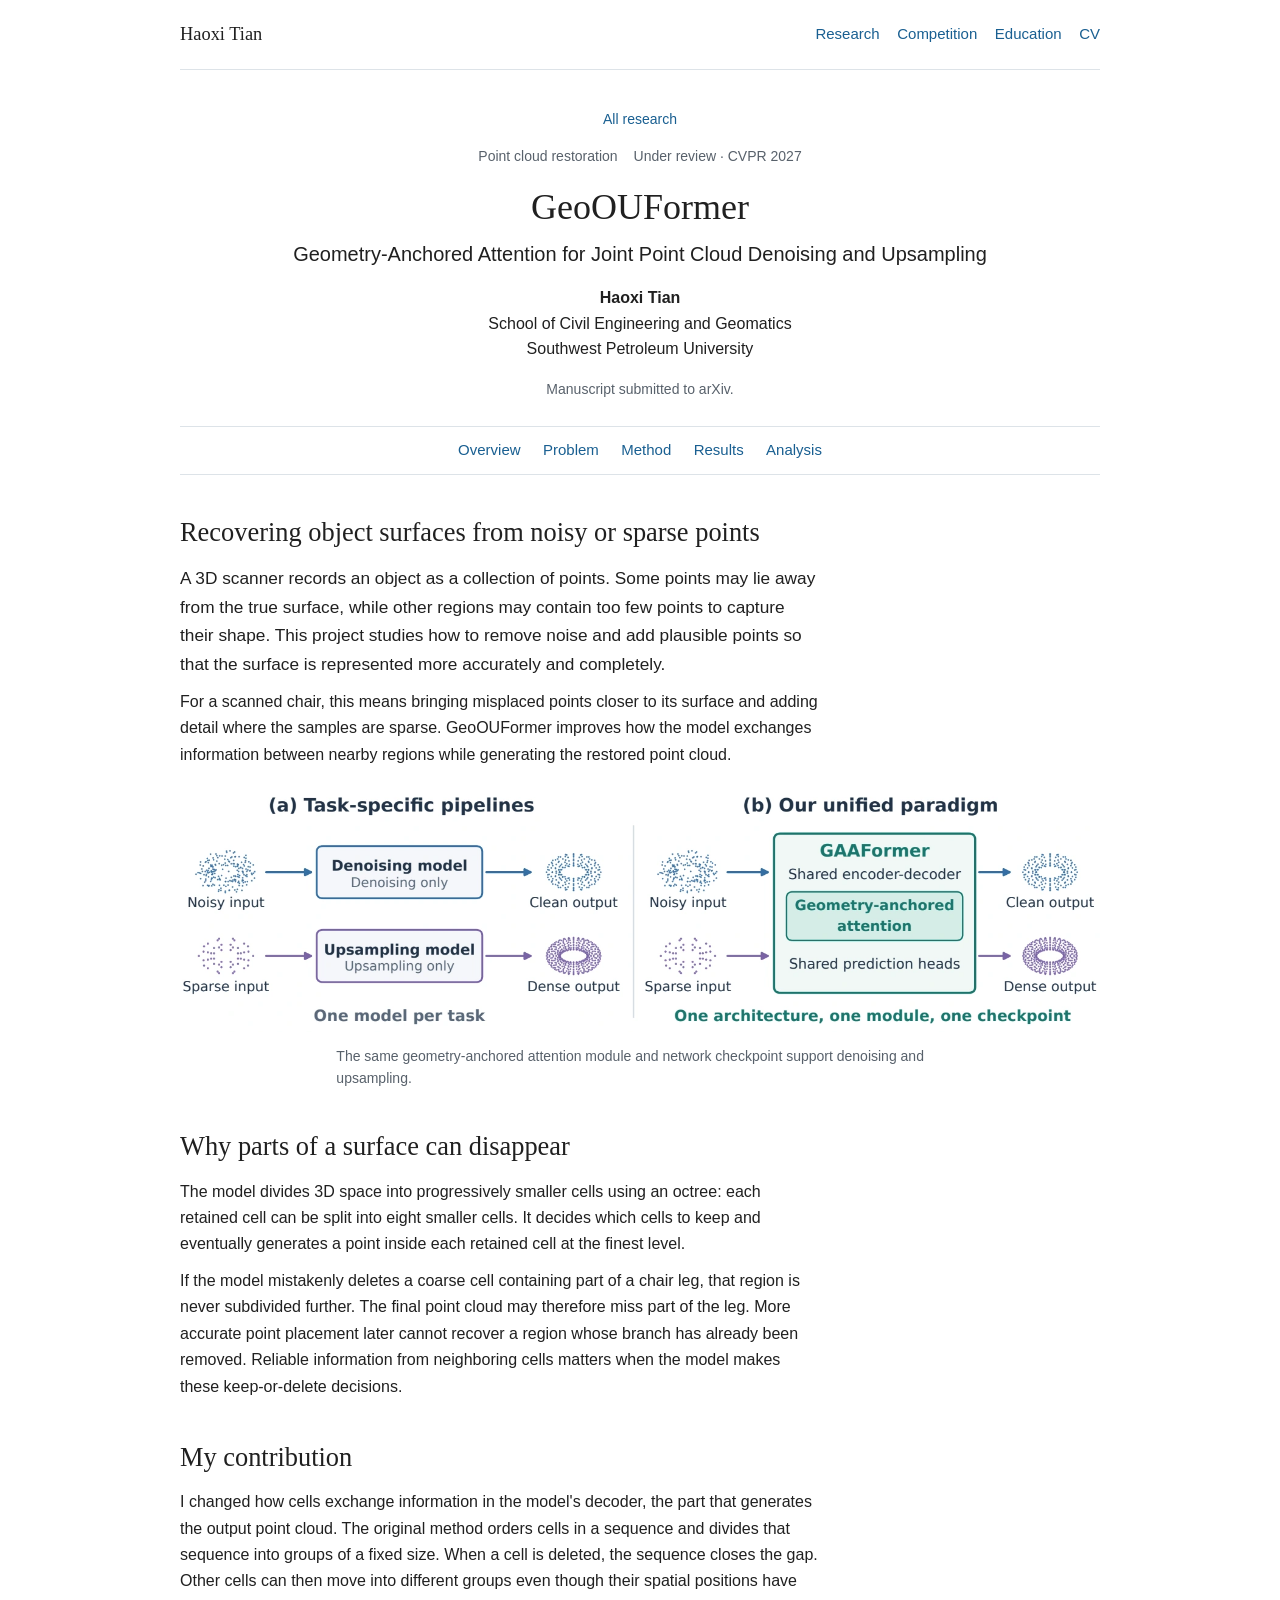
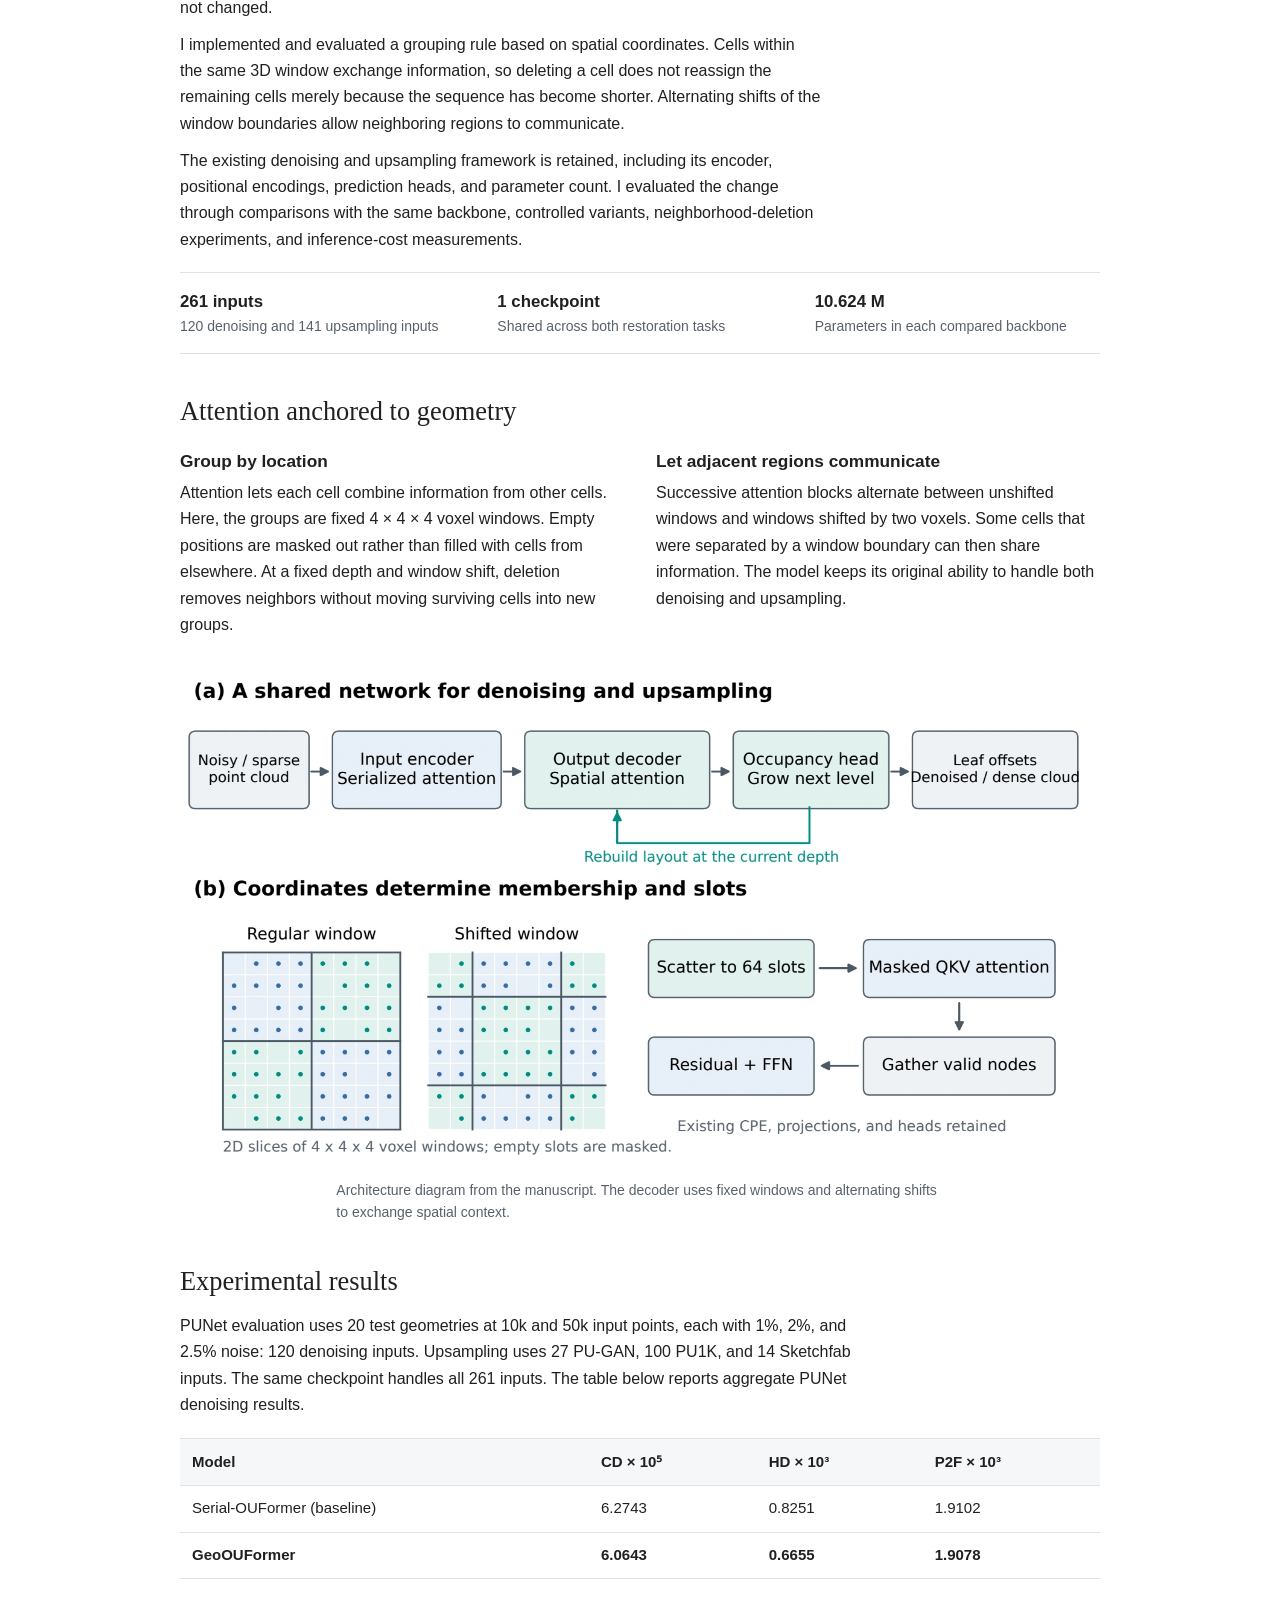
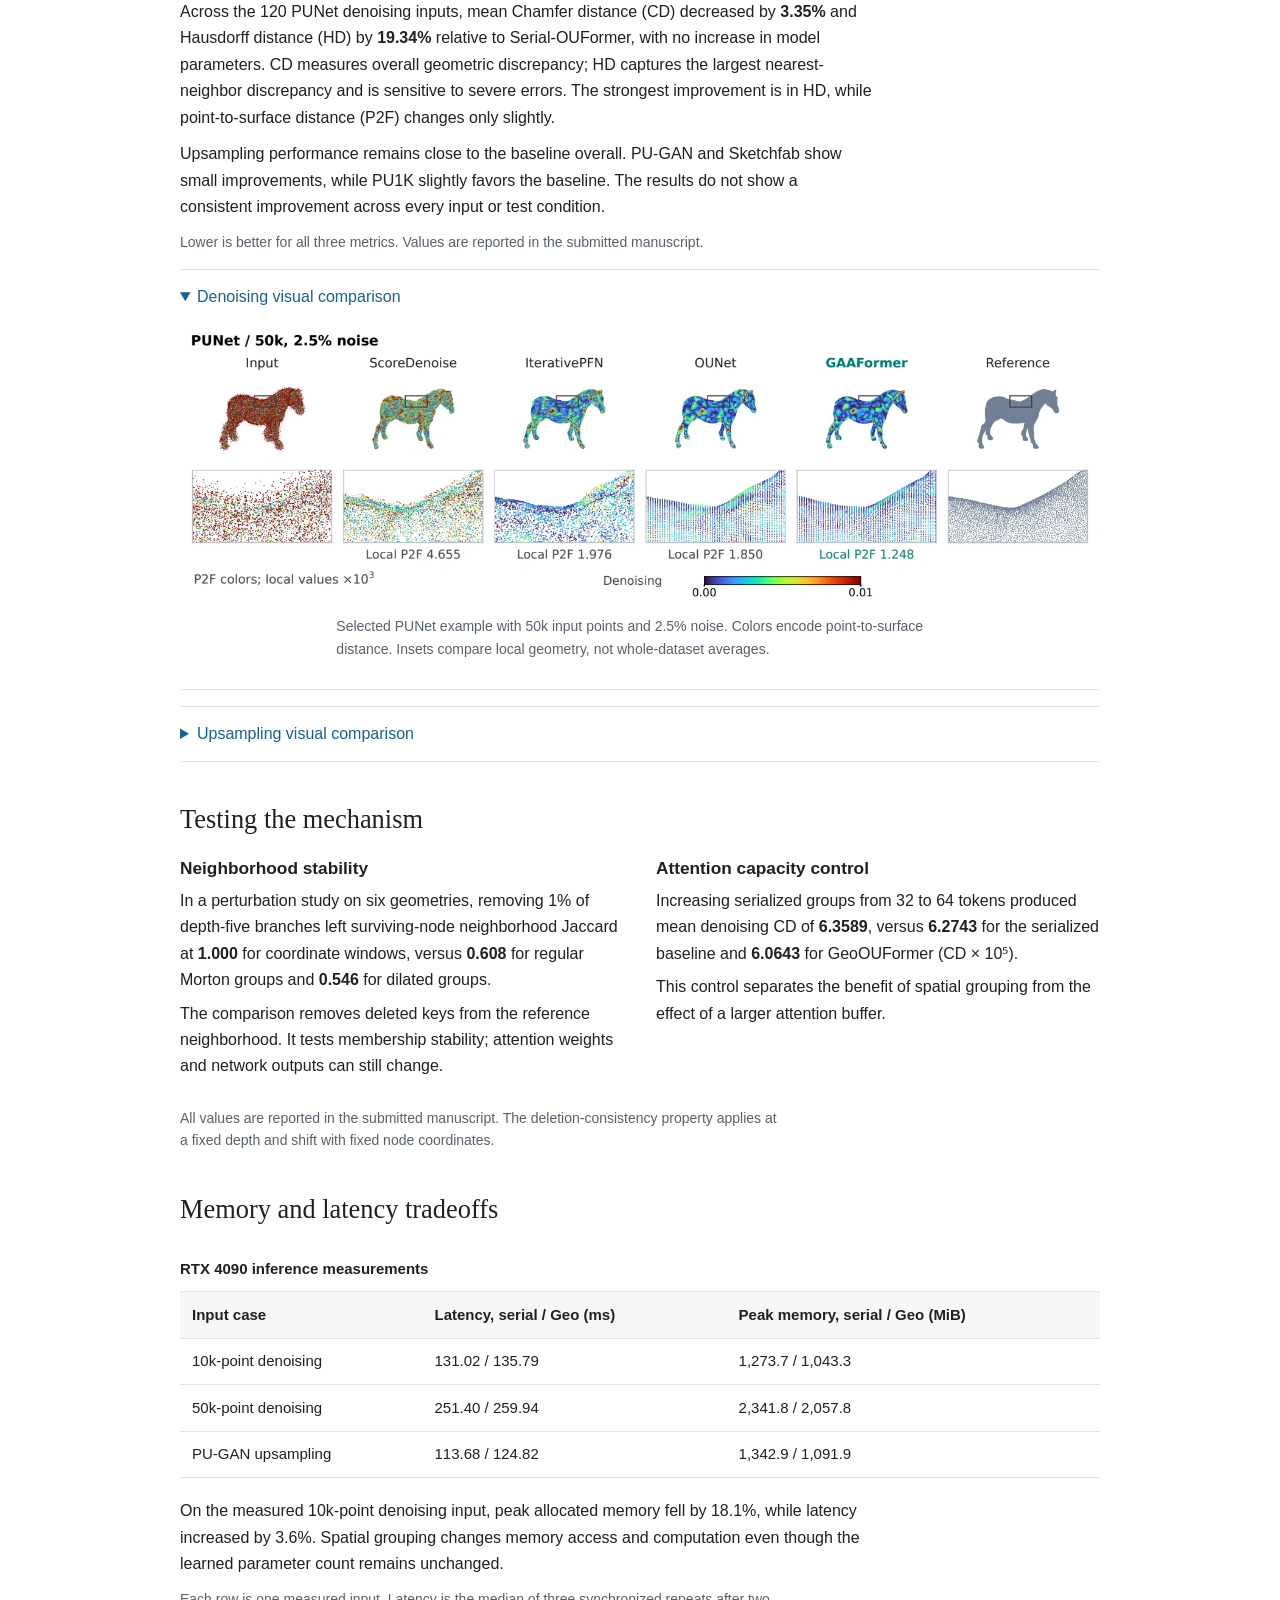
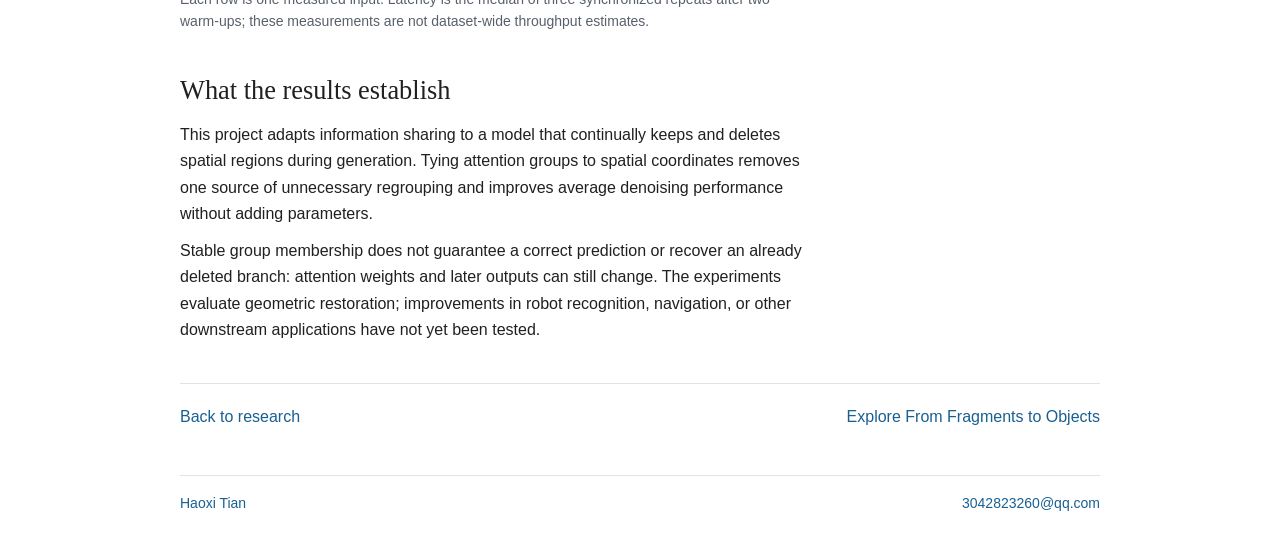
<file: gaaformer.html>
<!doctype html>
<html lang="en">
<head>
<meta charset="utf-8">
<meta name="viewport" content="width=device-width,initial-scale=1">
<meta name="description" content="GeoOUFormer improves point cloud surface recovery by grouping decoder cells by spatial location. Explore the problem, method, and measured results.">
<meta name="theme-color" content="#ffffff">
<title>GeoOUFormer | Haoxi Tian</title>
<link rel="icon" type="image/svg+xml" href="assets/favicon.svg">
<link rel="stylesheet" href="style.css?v=8e357ba2ee">
</head>
<body>
<a class="skip" href="#main">Skip to content</a><header class="header"><div class="wrap nav">
<a class="brand" href="index.html">Haoxi Tian</a><nav class="navlinks" aria-label="Main navigation"><a href="index.html#research">Research</a><a href="index.html#competition">Competition</a><a href="index.html#education">Education</a><a href="assets/Haoxi-Tian-CV.pdf?v=1287de9bbbb7">CV</a></nav>
</div></header><main id="main">
<div class="wrap">
<header class="project-header"><a class="breadcrumb" href="index.html#research">All research</a><div class="tags">
<span class="tag">Point cloud restoration</span><span class="tag neutral">Under review · CVPR 2027</span>
</div>
<h1>GeoOUFormer</h1>
<p class="paper-full-title">Geometry-Anchored Attention for Joint Point Cloud Denoising and Upsampling</p>
<p class="author"><strong>Haoxi Tian</strong>School of Civil Engineering and Geomatics<br>Southwest Petroleum University</p>
<p class="small">Manuscript submitted to arXiv.</p></header><nav class="paper-nav" aria-label="Project sections"><a href="#overview">Overview</a><a href="#problem">Problem</a><a href="#method">Method</a><a href="#results">Results</a><a href="#analysis">Analysis</a></nav>
<section class="paper-section" id="overview"><div class="readable">
<h2>Recovering object surfaces from noisy or sparse points</h2>
<p class="lead">A 3D scanner records an object as a collection of points. Some points may lie away from the true surface, while other regions may contain too few points to capture their shape. This project studies how to remove noise and add plausible points so that the surface is represented more accurately and completely.</p>
<p>For a scanned chair, this means bringing misplaced points closer to its surface and adding detail where the samples are sparse. GeoOUFormer improves how the model exchanges information between nearby regions while generating the restored point cloud.</p>
</div>
<figure class="figure"><a class="figure-link" aria-label="View full-size figure: Comparison of task-specific pipelines and the unified GeoOUFormer architecture (opens in a new tab)" href="assets/gaa-paradigm.webp" target="_blank" rel="noopener"><img src="assets/gaa-paradigm.webp" alt="Comparison of task-specific pipelines and the unified GeoOUFormer architecture" loading="lazy" width="1512" height="394" decoding="async"></a><figcaption>The same geometry-anchored attention module and network checkpoint support denoising and upsampling.</figcaption></figure></section>
<section class="paper-section" id="problem"><div class="readable">
<h2>Why parts of a surface can disappear</h2>
<p>The model divides 3D space into progressively smaller cells using an octree: each retained cell can be split into eight smaller cells. It decides which cells to keep and eventually generates a point inside each retained cell at the finest level.</p>
<p>If the model mistakenly deletes a coarse cell containing part of a chair leg, that region is never subdivided further. The final point cloud may therefore miss part of the leg. More accurate point placement later cannot recover a region whose branch has already been removed. Reliable information from neighboring cells matters when the model makes these keep-or-delete decisions.</p>
</div></section>
<section class="paper-section" id="contribution"><div class="readable">
<h2>My contribution</h2>
<p>I changed how cells exchange information in the model's decoder, the part that generates the output point cloud. The original method orders cells in a sequence and divides that sequence into groups of a fixed size. When a cell is deleted, the sequence closes the gap. Other cells can then move into different groups even though their spatial positions have not changed.</p>
<p>I implemented and evaluated a grouping rule based on spatial coordinates. Cells within the same 3D window exchange information, so deleting a cell does not reassign the remaining cells merely because the sequence has become shorter. Alternating shifts of the window boundaries allow neighboring regions to communicate.</p>
<p>The existing denoising and upsampling framework is retained, including its encoder, positional encodings, prediction heads, and parameter count. I evaluated the change through comparisons with the same backbone, controlled variants, neighborhood-deletion experiments, and inference-cost measurements.</p>
</div>
<div class="stats">
<div class="stat">
<strong>261 inputs</strong><span>120 denoising and 141 upsampling inputs</span>
</div>
<div class="stat">
<strong>1 checkpoint</strong><span>Shared across both restoration tasks</span>
</div>
<div class="stat">
<strong>10.624 M</strong><span>Parameters in each compared backbone</span>
</div>
</div></section><section class="paper-section" id="method"><h2>Attention anchored to geometry</h2>
<div class="method-list">
<div>
<h3>Group by location</h3>
<p>Attention lets each cell combine information from other cells. Here, the groups are fixed 4 × 4 × 4 voxel windows. Empty positions are masked out rather than filled with cells from elsewhere. At a fixed depth and window shift, deletion removes neighbors without moving surviving cells into new groups.</p>
</div>
<div>
<h3>Let adjacent regions communicate</h3>
<p>Successive attention blocks alternate between unshifted windows and windows shifted by two voxels. Some cells that were separated by a window boundary can then share information. The model keeps its original ability to handle both denoising and upsampling.</p>
</div>
</div>
<figure class="figure"><a class="figure-link" aria-label="View full-size figure: Architecture of the shared encoder and geometry-anchored decoder (opens in a new tab)" href="assets/gaa-architecture.webp" target="_blank" rel="noopener"><img src="assets/gaa-architecture.webp" alt="Architecture of the shared encoder and geometry-anchored decoder" loading="lazy" width="1525" height="823" decoding="async"></a><figcaption>Architecture diagram from the manuscript. The decoder uses fixed windows and alternating shifts to exchange spatial context.</figcaption></figure></section>
<section class="paper-section" id="results"><h2>Experimental results</h2>
<p class="readable">PUNet evaluation uses 20 test geometries at 10k and 50k input points, each with 1%, 2%, and 2.5% noise: 120 denoising inputs. Upsampling uses 27 PU-GAN, 100 PU1K, and 14 Sketchfab inputs. The same checkpoint handles all 261 inputs. The table below reports aggregate PUNet denoising results.</p>
<div class="table-wrap" tabindex="0" role="region" aria-label="Experimental results table"><table>
<thead><tr>
<th scope="col">Model</th>
<th scope="col">CD × 10⁵</th>
<th scope="col">HD × 10³</th>
<th scope="col">P2F × 10³</th>
</tr></thead>
<tbody>
<tr>
<td>Serial-OUFormer (baseline)</td>
<td>6.2743</td>
<td>0.8251</td>
<td>1.9102</td>
</tr>
<tr class="emphasis">
<td>GeoOUFormer</td>
<td>6.0643</td>
<td>0.6655</td>
<td>1.9078</td>
</tr>
</tbody>
</table></div>
<p class="readable">Across the 120 PUNet denoising inputs, mean Chamfer distance (CD) decreased by <strong>3.35%</strong> and Hausdorff distance (HD) by <strong>19.34%</strong> relative to Serial-OUFormer, with no increase in model parameters. CD measures overall geometric discrepancy; HD captures the largest nearest-neighbor discrepancy and is sensitive to severe errors. The strongest improvement is in HD, while point-to-surface distance (P2F) changes only slightly.</p>
<p class="readable">Upsampling performance remains close to the baseline overall. PU-GAN and Sketchfab show small improvements, while PU1K slightly favors the baseline. The results do not show a consistent improvement across every input or test condition.</p>
<p class="small">Lower is better for all three metrics. Values are reported in the submitted manuscript.</p>
<details id="panel-denoising" class="comparison" open=""><summary>Denoising visual comparison</summary><figure class="figure"><a class="figure-link" aria-label="View full-size figure: Denoising results for PUNet at 50k points and 2.5 percent noise (opens in a new tab)" href="assets/gaa-baseline_denoising.webp" target="_blank" rel="noopener"><img src="assets/gaa-baseline_denoising.webp" alt="Denoising results for PUNet at 50k points and 2.5 percent noise" loading="lazy" width="1512" height="445" decoding="async"></a><figcaption>Selected PUNet example with 50k input points and 2.5% noise. Colors encode point-to-surface distance. Insets compare local geometry, not whole-dataset averages.</figcaption></figure></details><details id="panel-upsampling" class="comparison"><summary>Upsampling visual comparison</summary><figure class="figure"><a class="figure-link" aria-label="View full-size figure: Upsampling comparisons on PU-GAN, PU1K and Sketchfab (opens in a new tab)" href="assets/gaa-baseline_upsampling.webp" target="_blank" rel="noopener"><img src="assets/gaa-baseline_upsampling.webp" alt="Upsampling comparisons on PU-GAN, PU1K and Sketchfab" loading="lazy" width="1512" height="1206" decoding="async"></a><figcaption>Selected examples with 5k input points from PU-GAN, PU1K, and Sketchfab. Colors show point-to-surface error, and inset values describe the corresponding local regions.</figcaption></figure></details></section>
<section class="paper-section" id="analysis"><h2>Testing the mechanism</h2>
<div class="method-list">
<div>
<h3>Neighborhood stability</h3>
<p>In a perturbation study on six geometries, removing 1% of depth-five branches left surviving-node neighborhood Jaccard at <strong>1.000</strong> for coordinate windows, versus <strong>0.608</strong> for regular Morton groups and <strong>0.546</strong> for dilated groups.</p>
<p>The comparison removes deleted keys from the reference neighborhood. It tests membership stability; attention weights and network outputs can still change.</p>
</div>
<div>
<h3>Attention capacity control</h3>
<p>Increasing serialized groups from 32 to 64 tokens produced mean denoising CD of <strong>6.3589</strong>, versus <strong>6.2743</strong> for the serialized baseline and <strong>6.0643</strong> for GeoOUFormer (CD × 10⁵).</p>
<p>This control separates the benefit of spatial grouping from the effect of a larger attention buffer.</p>
</div>
</div>
<p class="small">All values are reported in the submitted manuscript. The deletion-consistency property applies at a fixed depth and shift with fixed node coordinates.</p></section>
<section class="paper-section" id="cost"><h2>Memory and latency tradeoffs</h2>
<div class="table-wrap" tabindex="0" role="region" aria-label="Memory and latency tradeoffs table"><table>
<caption>RTX 4090 inference measurements</caption>
<thead><tr>
<th scope="col">Input case</th>
<th scope="col">Latency, serial / Geo (ms)</th>
<th scope="col">Peak memory, serial / Geo (MiB)</th>
</tr></thead>
<tbody>
<tr>
<td>10k-point denoising</td>
<td>131.02 / 135.79</td>
<td>1,273.7 / 1,043.3</td>
</tr>
<tr>
<td>50k-point denoising</td>
<td>251.40 / 259.94</td>
<td>2,341.8 / 2,057.8</td>
</tr>
<tr>
<td>PU-GAN upsampling</td>
<td>113.68 / 124.82</td>
<td>1,342.9 / 1,091.9</td>
</tr>
</tbody>
</table></div>
<p class="readable">On the measured 10k-point denoising input, peak allocated memory fell by 18.1%, while latency increased by 3.6%. Spatial grouping changes memory access and computation even though the learned parameter count remains unchanged.</p>
<p class="small">Each row is one measured input. Latency is the median of three synchronized repeats after two warm-ups; these measurements are not dataset-wide throughput estimates.</p></section><section class="paper-section" id="scope"><div class="readable">
<h2>What the results establish</h2>
<p>This project adapts information sharing to a model that continually keeps and deletes spatial regions during generation. Tying attention groups to spatial coordinates removes one source of unnecessary regrouping and improves average denoising performance without adding parameters.</p>
<p>Stable group membership does not guarantee a correct prediction or recover an already deleted branch: attention weights and later outputs can still change. The experiments evaluate geometric restoration; improvements in robot recognition, navigation, or other downstream applications have not yet been tested.</p>
</div></section><div class="bottom-nav">
<a href="index.html#research">Back to research</a><a href="fragments.html">Explore From Fragments to Objects</a>
</div>
</div>
</main><footer class="footer"><div class="wrap">
<a href="index.html">Haoxi Tian</a><a href="mailto:3042823260@qq.com">3042823260@qq.com</a>
</div></footer>
</body>
</html>
</file>
<file: style.css>
/* Academic portfolio: HTML and CSS only. */
:root{color-scheme:light;--ink:#202020;--muted:#58616b;--link:#195f91;--line:#dde3e8;--paper:#fff}
*{box-sizing:border-box}
html{font-size:16px;scroll-padding-top:1.5rem}
body{margin:0;background:var(--paper);color:var(--ink);font-family:-apple-system,BlinkMacSystemFont,"Segoe UI",Helvetica,Arial,sans-serif;font-size:1rem;line-height:1.65}
a{color:var(--link);text-decoration:none;text-underline-offset:.22em}
a:hover{text-decoration:underline}
a:focus-visible,summary:focus-visible,[tabindex]:focus-visible{outline:2px solid var(--link);outline-offset:4px;border-radius:2px}
img{display:block;max-width:100%;height:auto}
p{margin:.65rem 0}
h1,h2,h3{color:var(--ink);line-height:1.35}
h1,h2{font-family:Georgia,"Times New Roman",serif;font-weight:400}
h1{font-size:2.2rem;margin:0 0 .75rem}
h2{font-size:1.65rem;margin:0 0 1.3rem}
h3{font-size:1.08rem;font-weight:600;margin:0 0 .45rem}
strong{font-weight:600}
section[id],header[id]{scroll-margin-top:1.5rem}
.skip{position:absolute;left:1rem;top:-10rem;padding:.5rem 1rem;background:white;z-index:20}
.skip:focus{top:1rem}
.homepage{width:min(calc(100% - 5rem),1120px);margin:3.5rem auto 0;display:grid;grid-template-columns:248px minmax(0,1fr);gap:4rem;align-items:start}
.profile{position:sticky;top:2.25rem;min-width:0}
.profile h1 span{display:block;font-family:-apple-system,BlinkMacSystemFont,"Segoe UI",sans-serif;font-size:1rem;line-height:1.5;color:var(--muted);font-weight:400;margin-top:.35rem}
.affiliation{font-size:.9375rem;line-height:1.65;color:var(--muted);margin:0 0 1.25rem}
.bio{margin:0 0 1.3rem}
.profile-email{margin:0 0 .5rem;font-size:.9375rem;overflow-wrap:anywhere}
.profile-links{display:flex;flex-wrap:wrap;gap:.4rem 1rem;font-size:.9375rem}
.section-links{display:flex;flex-direction:column;align-items:flex-start;gap:.45rem;margin-top:2rem;font-size:.9375rem}
.section-links a{padding:.12rem 0;color:var(--muted)}
.section-links a:hover,.section-links a:focus-visible{color:var(--link)}
.home-content{min-width:0}
.home-section{margin:0 0 3rem}
.research-row{display:grid;grid-template-columns:200px minmax(0,1fr);gap:1.5rem;align-items:start;margin-bottom:2.3rem}
.research-thumb{display:block;margin-top:.35rem;grid-column:1;grid-row:1}
.research-thumb img{width:100%;height:auto;object-fit:contain}
.research-copy{min-width:0;grid-column:2;grid-row:1}
.research-copy h3{font-size:1.08rem;line-height:1.45;margin:0 0 .5rem}
.research-copy p{margin:.5rem 0}
.research-copy .authors{font-size:.9375rem;margin:.2rem 0}
.venue{color:var(--muted);font-style:italic;font-size:.875rem}
.resource-links{display:flex;flex-wrap:wrap;gap:.3rem 1rem;margin:.65rem 0 0;font-size:.9375rem}
.resource-links a{text-decoration:underline;text-decoration-color:#a9bdcb}
.resource-links a:hover{text-decoration-color:var(--link)}
.note,.small,.sources{font-size:.875rem;line-height:1.6;color:var(--muted)}
.note{margin-top:1.2rem}
.muted,.date{color:var(--muted)}
.award-list{list-style:none;padding:0;margin:1.3rem 0 0}
.award-list li{margin:0 0 1.35rem}
.award-list .resource-links{margin-top:.35rem}
.education-row{display:flex;justify-content:space-between;gap:1.5rem;margin-bottom:1.3rem}
.education-row>div{min-width:0}
.education-row p{margin:.2rem 0}
.education-row .date{font-size:.875rem;white-space:nowrap}
.home-footer{border-top:1px solid var(--line);padding:1rem 0 2rem;font-size:.875rem;color:var(--muted)}
/* Shared reading layout for the three project pages. */
.wrap{width:min(calc(100% - 3rem),920px);margin-inline:auto}
.header .nav{display:flex;justify-content:space-between;align-items:center;gap:1.5rem;padding:1.2rem 0;border-bottom:1px solid var(--line)}
.brand{font-family:Georgia,"Times New Roman",serif;font-size:1.15rem;color:var(--ink)}
.navlinks{display:flex;flex-wrap:wrap;gap:.4rem 1.1rem;font-size:.9375rem}
.project-header{text-align:center;margin:2.25rem auto 1.6rem;max-width:840px}
.breadcrumb{display:inline-block;margin-bottom:.9rem;font-size:.875rem}
.project-header h1{font-size:2.25rem;margin:.9rem auto .5rem}
.paper-full-title{font-size:1.25rem;line-height:1.5;max-width:760px;margin:.5rem auto 1rem}
.author{margin:1rem auto;line-height:1.6}
.author strong{display:block}
.tags{display:flex;flex-wrap:wrap;gap:.3rem 1rem;color:var(--muted);font-size:.875rem}
.project-header .tags{justify-content:center}
.paper-nav{display:flex;flex-wrap:wrap;justify-content:center;gap:.4rem 1.4rem;padding:.7rem 0;border-block:1px solid var(--line);font-size:.9375rem}
.paper-section{margin:2.5rem 0}
.readable{max-width:72ch}
.paper-section h2{margin-bottom:.85rem}
.paper-section p{max-width:78ch}
.lead{font-size:1.08rem;line-height:1.65}
.figure{margin:1.5rem 0 1.8rem}
.figure-link{display:block;width:100%}
.figure-link img{width:auto;max-width:100%;max-height:560px;margin-inline:auto;object-fit:contain}
figcaption{max-width:78ch;margin:.8rem auto 0;color:var(--muted);font-size:.875rem;line-height:1.6}
.method-list{display:grid;grid-template-columns:repeat(2,minmax(0,1fr));gap:1.2rem 2rem;margin:1.25rem 0}
.method-list>div{min-width:0}
.method-list p{margin:.45rem 0}
.stats{display:flex;flex-wrap:wrap;gap:1rem 2rem;margin:1.2rem 0;padding:.9rem 0;border-block:1px solid var(--line)}
.stat{flex:1;min-width:150px}
.stat strong{display:block;font-size:1.05rem;font-weight:600}
.stat span{display:block;color:var(--muted);font-size:.875rem}
.table-wrap{overflow-x:auto;margin:1.25rem 0;max-width:100%;overscroll-behavior-x:contain}
table{border-collapse:collapse;width:100%;text-align:left;font-size:.9375rem;font-variant-numeric:tabular-nums}
caption{text-align:left;font-weight:600;padding:.6rem 0}
th,td{padding:.65rem .75rem;border-bottom:1px solid var(--line);vertical-align:top}
th{font-weight:600;border-top:1px solid var(--line);background:#f6f7f8}
tr.emphasis{font-weight:600}
.comparison{border-block:1px solid var(--line);margin:1rem 0}
summary{cursor:pointer;color:var(--link);padding:.85rem 0;font-weight:500}
.comparison .figure{margin-top:.5rem}
.actions{display:flex;flex-wrap:wrap;gap:.4rem 1.1rem;margin:1rem 0}
.button,.text-link{display:inline-block;color:var(--link);text-decoration:underline;text-underline-offset:.2em}
.bottom-nav{display:flex;flex-wrap:wrap;justify-content:space-between;gap:1rem;border-top:1px solid var(--line);padding-top:1.25rem;margin-top:2.5rem}
.gallery{display:grid;grid-template-columns:repeat(2,minmax(0,1fr));gap:1.25rem;margin:1.25rem 0}
.gallery .figure{margin:0}
.gallery img{aspect-ratio:4/3;object-fit:contain}
.findings{padding-left:1.3rem}
.findings li{margin:.7rem 0}
.sources{margin-top:1rem}
.footer>.wrap{border-top:1px solid var(--line);margin-top:2.75rem;padding:1rem 0 2rem;display:flex;flex-wrap:wrap;gap:.4rem 1.2rem;justify-content:space-between;font-size:.875rem;color:var(--muted)}
@media(min-width:901px) and (max-width:1040px){
 .homepage{width:calc(100% - 3rem);grid-template-columns:210px minmax(0,1fr);gap:2.25rem}
 .research-row{grid-template-columns:150px minmax(0,1fr);gap:1.1rem}
 .education-row{display:block}.education-row .date{margin-top:.3rem;white-space:normal}
}
@media(max-width:900px){
 .homepage{width:min(calc(100% - 2.5rem),640px);margin-top:2rem;display:block}
 .profile{position:static;margin-bottom:2.4rem}
 .profile h1 span{display:inline-block;margin-left:.6rem}
 .affiliation{margin-bottom:.8rem}
 .bio{max-width:60ch;margin-bottom:.9rem}
 .profile-email{display:inline-block;margin:0 1.1rem .5rem 0}
 .profile-links{display:inline-flex}
 .section-links{flex-direction:row;flex-wrap:wrap;gap:.35rem 1rem;margin-top:1rem}
 .research-row{grid-template-columns:170px minmax(0,1fr);gap:1.25rem}
 .home-section{margin-bottom:2.5rem}
 .education-row{display:block}.education-row .date{white-space:normal;margin-top:.3rem}
 .wrap{width:calc(100% - 2.5rem)}
 .method-list{grid-template-columns:1fr;gap:.8rem}
 .header .nav{align-items:flex-start;gap:1rem}.navlinks{justify-content:flex-end;gap:.35rem .8rem}
}
@media(max-width:520px){
 .homepage,.wrap{width:calc(100% - 2rem)}
 .profile h1{font-size:2rem}
 .research-row{display:flex;flex-direction:column;gap:1rem;margin-bottom:2rem}
 .research-thumb{width:100%;max-width:350px;margin:0 auto;order:1}
 .research-copy{order:0;width:100%}
 .research-copy h3{font-size:1.12rem}
 .research-thumb img{max-height:180px;object-fit:contain}
 .header .nav{display:block;padding:1.1rem 0}.navlinks{justify-content:flex-start;margin-top:.5rem}
 .project-header{margin:1.75rem auto 1.5rem}.project-header h1{font-size:1.85rem}
 .paper-full-title{font-size:1.15rem}.paper-nav{justify-content:flex-start;gap:.4rem 1rem}
 .gallery{grid-template-columns:1fr}.stats{gap:.8rem 1rem}.stat{min-width:130px}
 th,td{padding:.6rem .5rem}.bottom-nav{display:block}.bottom-nav a{display:block;margin:.5rem 0}
}
@media(max-height:700px) and (min-width:901px){.profile{position:static}}
@media print{
 body{font-size:10pt;color:#000}.homepage,.wrap{display:block;width:100%;max-width:none;margin:0;padding:0}
 .profile{position:static;margin-bottom:1.5rem}.bio{max-width:80ch}
 .skip,.section-links,.header,.paper-nav,.home-footer,.footer,.bottom-nav{display:none}
 .home-section,.paper-section{margin:1.2rem 0}.research-row{break-inside:avoid;grid-template-columns:140px 1fr;gap:1rem;margin-bottom:1.2rem}
 a{color:#000;text-decoration:none}details{display:block}details>*{display:block}
}
</file>
